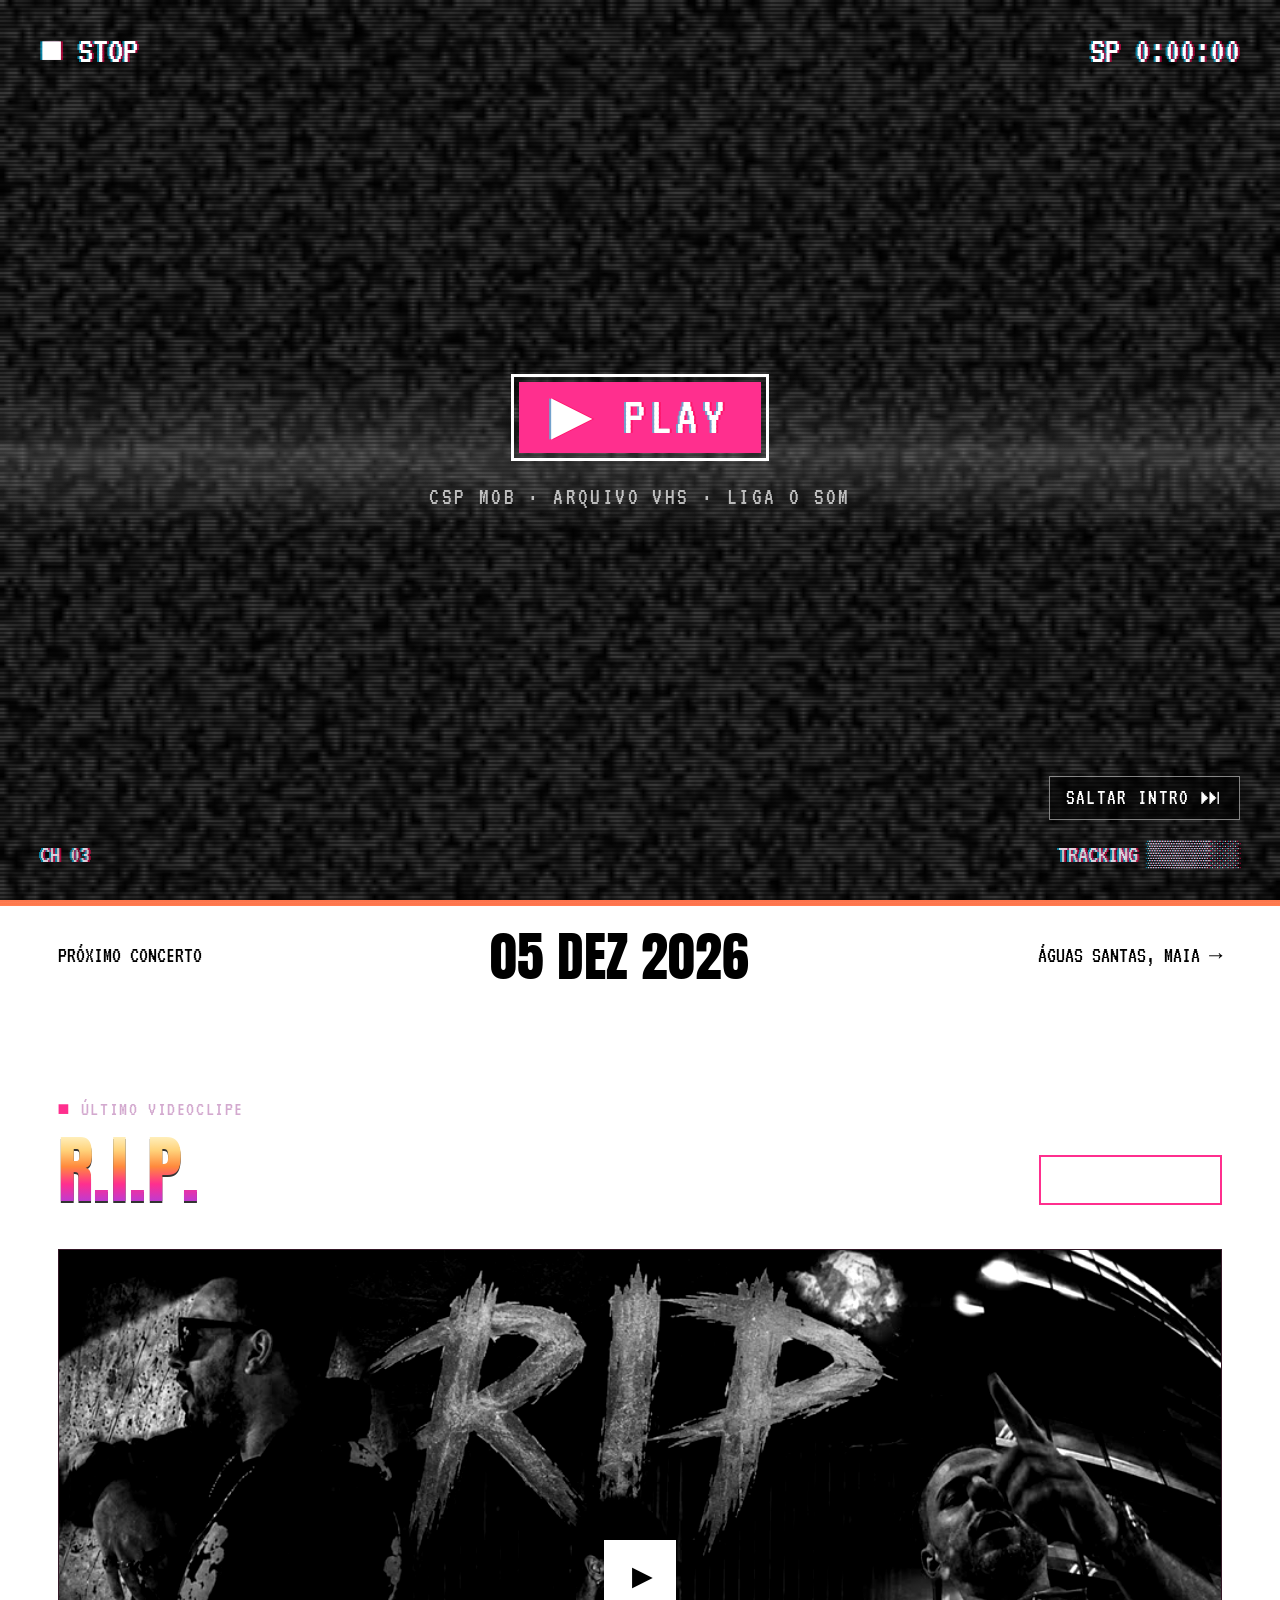
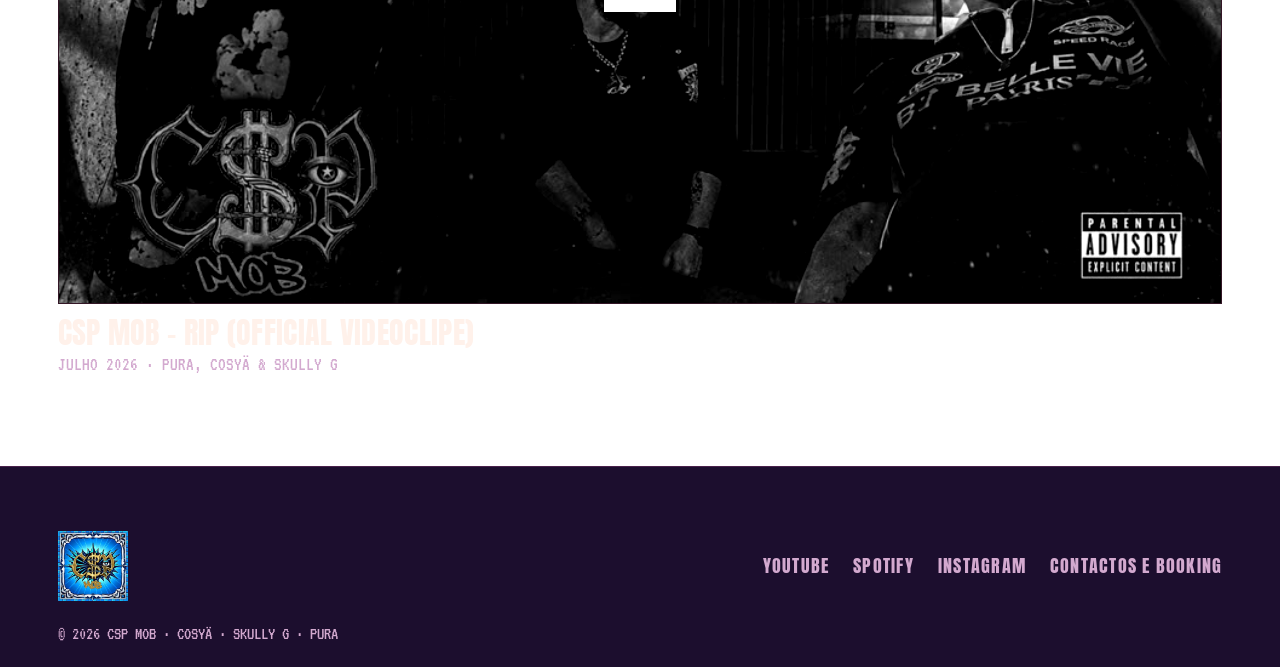
<file: index.html>
<!DOCTYPE html>
<html lang="pt-PT">
<head>
  <meta charset="utf-8">
  <meta name="viewport" content="width=device-width, initial-scale=1">
  <title>CSP MOB</title>
  <meta name="description" content="CSP MOB: Cosyä, Skully G e Pura. Álbum CSP MOB já disponível no Spotify e vídeos no YouTube.">
  <meta property="og:title" content="CSP MOB">
  <meta property="og:image" content="img/capas/gta6.jpg">
  <link rel="icon" href="img/favicon.png">
  <link rel="preload" href="fontes/anton.woff2" as="font" type="font/woff2" crossorigin>
  <link rel="stylesheet" href="css/estilo.css">
  <link rel="stylesheet" href="css/tema-gta6.css">
  <script>document.documentElement.classList.add("js");</script>
</head>
<body>
  <a class="saltar" href="#conteudo">Saltar para o conteúdo</a>
  <a class="proximo-evento" id="proximo-evento" href="discografia.html" aria-label="Nova música: GTA 6 CSP MOB, sai a 19 de novembro">
    <img class="pe-capa" src="img/capas/gta6.jpg" alt="" width="64" height="64" onerror="this.remove()">
    <span class="pe-etiqueta">● Nova música</span>
    <span class="pe-titulo">“GTA 6 CSP MOB” · 19 nov</span>
    <span class="pe-relogio" aria-hidden="true">Sai a 19 de novembro</span>
  </a>
  <header class="topo">
    <a class="topo-logo" href="index.html" aria-label="CSP MOB, início"><img src="img/logo-preto.webp" alt="" width="480" height="394"></a>
    <button type="button" class="menu-botao" aria-expanded="false" aria-controls="menu">Menu</button>
    <nav id="menu" aria-label="Principal">
      <ul>
        <li><a href="index.html" aria-current="page">Início</a></li>
        <li><a href="discografia.html">Discografia</a></li>
        <li><a href="membros.html">Membros</a></li>
        <li><a href="historia.html">História</a></li>
        <li><a href="arquivo.html">Arquivo</a></li>
        <li><a href="videos.html">Vídeos</a></li>
        <li><a href="concertos.html">Concertos</a></li>
        <li><a href="merch.html">Merch</a></li>
      </ul>
    </nav>
  </header>

  <main id="conteudo" tabindex="-1">
    <div class="spray" id="spray" hidden>
      <video class="spray-video" src="video/spray-intro.mp4" poster="img/parede-vazia.jpg" playsinline preload="auto" width="1280" height="720"></video>
      <div class="spray-centro">
        <button type="button" class="spray-entrar">Entrar</button>
        <p class="spray-legenda">Liga o som</p>
      </div>
      <button type="button" class="spray-saltar">Saltar intro ⏭</button>
    </div>

    <div class="vhs" id="vhs" hidden>
      <canvas aria-hidden="true"></canvas>
      <div class="vhs-osd vhs-cima" aria-hidden="true"><span class="vhs-estado"><span>■ STOP</span></span><span class="vhs-tempo">SP 0:00:00</span></div>
      <div class="vhs-centro">
        <button type="button" class="vhs-play">▶ PLAY</button>
        <p class="vhs-legenda">CSP MOB · Arquivo VHS · Liga o som</p>
      </div>
      <div class="contagem" aria-hidden="true">
        <div class="filme">
          <div class="filme-fotograma">
            <div class="contagem-quadro">
              <span class="contagem-num">3</span>
            </div>
          </div>
          <span class="filme-perfuracoes filme-esq"></span>
          <span class="filme-perfuracoes filme-dir"></span>
        </div>
        <canvas class="filme-po"></canvas>
      </div>
      <div class="tv-ponto" aria-hidden="true"></div>
      <button type="button" class="vhs-saltar">Saltar intro ⏭</button>
      <div class="vhs-osd vhs-baixo" aria-hidden="true"><span>CH 03</span><span>Tracking ▒▒▒▒░░</span></div>
    </div>

    <section class="heroi">
      <div>
        <h1 class="visually-hidden">CSP MOB</h1>
        <a class="heroi-capa" href="discografia.html">
          <img src="img/capas/gta6.jpg" alt="Capa da música GTA 6 CSP MOB: os três membros, o Porto ao pôr do sol, um carro e uma mala de notas." width="640" height="640">
        </a>
        <p class="heroi-nomes">Cosyä<span>/</span>Skully G<span>/</span>Pura</p>
        <p class="heroi-lancamento">Nova música · “GTA 6 CSP MOB” · 19 nov 2026</p>
        <div class="acoes">
          <a class="botao" href="discografia.html">Ouvir GTA 6</a>
          <a class="botao botao-linha" href="https://www.youtube.com/@CSPMob" target="_blank" rel="noopener">Ver no YouTube</a>
        </div>
      </div>
    </section>

    <a class="faixa-concerto" href="concertos.html">
      <span>Próximo concerto</span>
      <strong>05 dez 2026</strong>
      <span>Águas Santas, Maia →</span>
    </a>

    <section class="seccao" aria-labelledby="titulo-video">
      <div class="seccao-titulo">
        <div>
          <p class="etiqueta">Último videoclipe</p>
          <h2 id="titulo-video" class="cromado">R.I.P.</h2>
        </div>
        <a class="botao botao-linha" href="videos.html">Todos os vídeos</a>
      </div>
        <article>
          <button type="button" class="video" data-video="CiuhC1U12cg" aria-label="Ver CSP Mob – RIP (Official Videoclipe)">
            <img src="img/videos/CiuhC1U12cg.jpg" alt="" width="960" height="540" loading="lazy">
          </button>
          <div class="video-legenda">
            <h3>CSP Mob – RIP (Official Videoclipe)</h3>
            <p>Julho 2026 · Pura, Cosyä & Skully G</p>
          </div>
        </article>
    </section>
  </main>

  <footer class="rodape">
    <div class="rodape-grelha">
      <img class="rodape-logo" src="img/logo.webp" alt="CSP MOB" width="512" height="512" loading="lazy">
      <ul>
        <li><a href="https://www.youtube.com/@CSPMob" target="_blank" rel="noopener">YouTube</a></li>
        <li><a href="https://open.spotify.com/album/1EQ5ZuNoMPtYdLLt9ZWT6C" target="_blank" rel="noopener">Spotify</a></li>
        <li><a href="https://www.instagram.com/csp.mob/" target="_blank" rel="noopener">Instagram</a></li>
        <li><a href="contactos.html">Contactos e booking</a></li>
      </ul>
    </div>
    <p class="rodape-fim">© <span data-ano></span> CSP MOB · Cosyä · Skully G · Pura</p>
  </footer>

  <script src="js/agenda.js"></script>
  <script src="js/site.js"></script>
  <script src="js/intro-spray.js"></script>
  <script src="js/intro.js"></script>
  <script data-goatcounter="https://cspmob.goatcounter.com/count" async src="https://gc.zgo.at/count.js"></script>
</body>
</html>
</file>
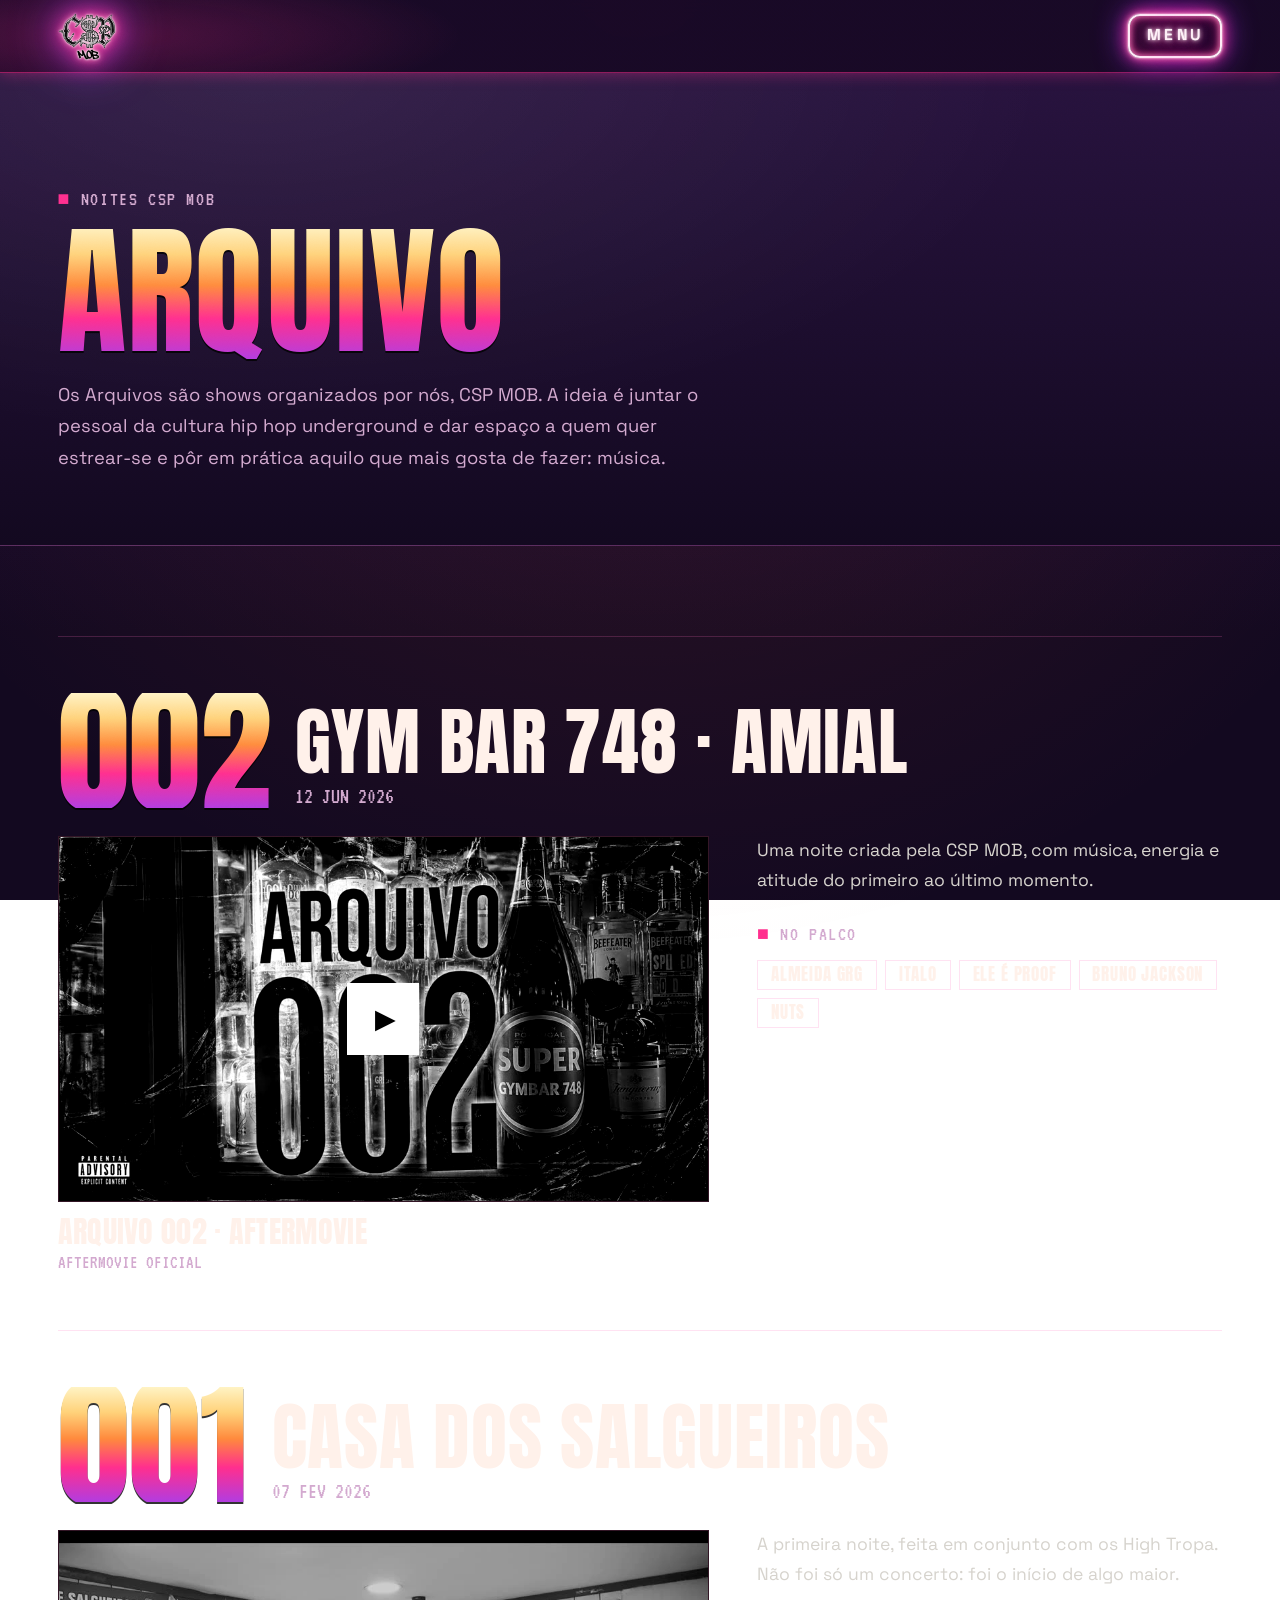
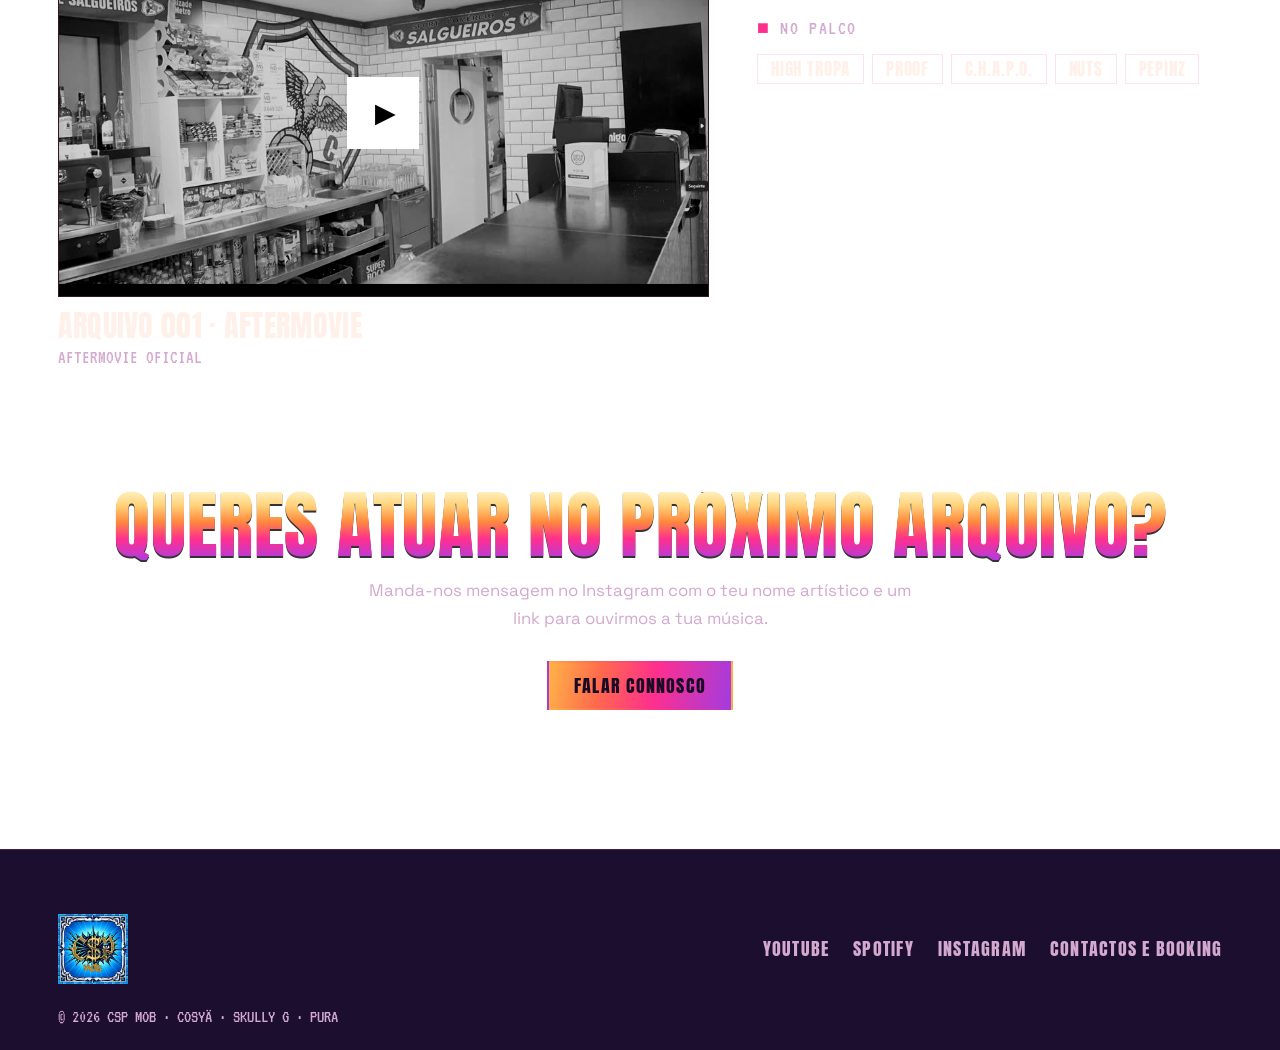
<file: arquivo.html>
<!DOCTYPE html>
<html lang="pt-PT">
<head>
  <meta charset="utf-8">
  <meta name="viewport" content="width=device-width, initial-scale=1">
  <title>Arquivo | CSP MOB</title>
  <meta name="description" content="Arquivo: as noites organizadas pela CSP MOB para dar palco à cultura hip hop underground.">
  <meta property="og:title" content="Arquivo | CSP MOB">
  <meta property="og:image" content="img/capas/gta6.jpg">
  <link rel="icon" href="img/favicon.png">
  <link rel="preload" href="fontes/anton.woff2" as="font" type="font/woff2" crossorigin>
  <link rel="stylesheet" href="css/estilo.css">
  <link rel="stylesheet" href="css/tema-gta6.css">
  <script>document.documentElement.classList.add("js");</script>
</head>
<body>
  <a class="saltar" href="#conteudo">Saltar para o conteúdo</a>
  <a class="proximo-evento" id="proximo-evento" href="discografia.html" aria-label="Nova música: GTA 6 CSP MOB, sai a 19 de novembro">
    <img class="pe-capa" src="img/capas/gta6.jpg" alt="" width="64" height="64" onerror="this.remove()">
    <span class="pe-etiqueta">● Nova música</span>
    <span class="pe-titulo">“GTA 6 CSP MOB” · 19 nov</span>
    <span class="pe-relogio" aria-hidden="true">Sai a 19 de novembro</span>
  </a>
  <header class="topo">
    <a class="topo-logo" href="index.html" aria-label="CSP MOB, início"><img src="img/logo-preto.webp" alt="" width="480" height="394"></a>
    <button type="button" class="menu-botao" aria-expanded="false" aria-controls="menu">Menu</button>
    <nav id="menu" aria-label="Principal">
      <ul>
        <li><a href="index.html">Início</a></li>
        <li><a href="discografia.html">Discografia</a></li>
        <li><a href="membros.html">Membros</a></li>
        <li><a href="historia.html">História</a></li>
        <li><a href="arquivo.html" aria-current="page">Arquivo</a></li>
        <li><a href="videos.html">Vídeos</a></li>
        <li><a href="concertos.html">Concertos</a></li>
        <li><a href="merch.html">Merch</a></li>
      </ul>
    </nav>
  </header>

  <main id="conteudo" tabindex="-1">
    <header class="pagina-topo">
      <p class="etiqueta">Noites CSP MOB</p>
      <h1 class="cromado">Arquivo</h1>
      <p>Os Arquivos são shows organizados por nós, CSP MOB. A ideia é juntar o pessoal da cultura hip hop underground e dar espaço a quem quer estrear-se e pôr em prática aquilo que mais gosta de fazer: música.</p>
    </header>

    <section class="seccao arquivos">
      <article class="arquivo">
        <div class="arquivo-cabeca">
          <p class="arquivo-num cromado">002</p>
          <div>
            <h2>GYM Bar 748 · Amial</h2>
            <p class="arquivo-data">12 jun 2026</p>
          </div>
        </div>
        <div class="arquivo-corpo">
        <article>
          <button type="button" class="video" data-video="KYWaCuwkwBU" aria-label="Ver Arquivo 002 · Aftermovie">
            <img src="img/videos/KYWaCuwkwBU.jpg" alt="" width="960" height="540" loading="lazy">
          </button>
          <div class="video-legenda">
            <h3>Arquivo 002 · Aftermovie</h3>
            <p>Aftermovie oficial</p>
          </div>
        </article>
          <div>
            <p class="arquivo-texto">Uma noite criada pela CSP MOB, com música, energia e atitude do primeiro ao último momento.</p>
            <p class="etiqueta">No palco</p>
            <ul class="arquivo-artistas"><li>Almeida GRG</li><li>Italo</li><li>Ele É Proof</li><li>Bruno Jackson</li><li>Nuts</li></ul>
          </div>
        </div>
      </article>

      <article class="arquivo">
        <div class="arquivo-cabeca">
          <p class="arquivo-num cromado">001</p>
          <div>
            <h2>Casa dos Salgueiros</h2>
            <p class="arquivo-data">07 fev 2026</p>
          </div>
        </div>
        <div class="arquivo-corpo">
        <article>
          <button type="button" class="video" data-video="sfixxEQeCjQ" aria-label="Ver Arquivo 001 · Aftermovie">
            <img src="img/videos/sfixxEQeCjQ.jpg" alt="" width="960" height="540" loading="lazy">
          </button>
          <div class="video-legenda">
            <h3>Arquivo 001 · Aftermovie</h3>
            <p>Aftermovie oficial</p>
          </div>
        </article>
          <div>
            <p class="arquivo-texto">A primeira noite, feita em conjunto com os High Tropa. Não foi só um concerto: foi o início de algo maior.</p>
            <p class="etiqueta">No palco</p>
            <ul class="arquivo-artistas"><li>High Tropa</li><li>Proof</li><li>C.H.A.P.O.</li><li>Nuts</li><li>Pepinz</li></ul>
          </div>
        </div>
      </article>

      <div class="arquivo-convite">
        <h2 class="cromado">Queres atuar no próximo Arquivo?</h2>
        <p>Manda-nos mensagem no Instagram com o teu nome artístico e um link para ouvirmos a tua música.</p>
        <a class="botao" href="https://www.instagram.com/csp.mob/" target="_blank" rel="noopener">Falar connosco</a>
      </div>
    </section>
  </main>

  <footer class="rodape">
    <div class="rodape-grelha">
      <img class="rodape-logo" src="img/logo.webp" alt="CSP MOB" width="512" height="512" loading="lazy">
      <ul>
        <li><a href="https://www.youtube.com/@CSPMob" target="_blank" rel="noopener">YouTube</a></li>
        <li><a href="https://open.spotify.com/album/1EQ5ZuNoMPtYdLLt9ZWT6C" target="_blank" rel="noopener">Spotify</a></li>
        <li><a href="https://www.instagram.com/csp.mob/" target="_blank" rel="noopener">Instagram</a></li>
        <li><a href="contactos.html">Contactos e booking</a></li>
      </ul>
    </div>
    <p class="rodape-fim">© <span data-ano></span> CSP MOB · Cosyä · Skully G · Pura</p>
  </footer>

  <script src="js/agenda.js"></script>
  <script src="js/site.js"></script>
  <script data-goatcounter="https://cspmob.goatcounter.com/count" async src="https://gc.zgo.at/count.js"></script>
</body>
</html>
</file>
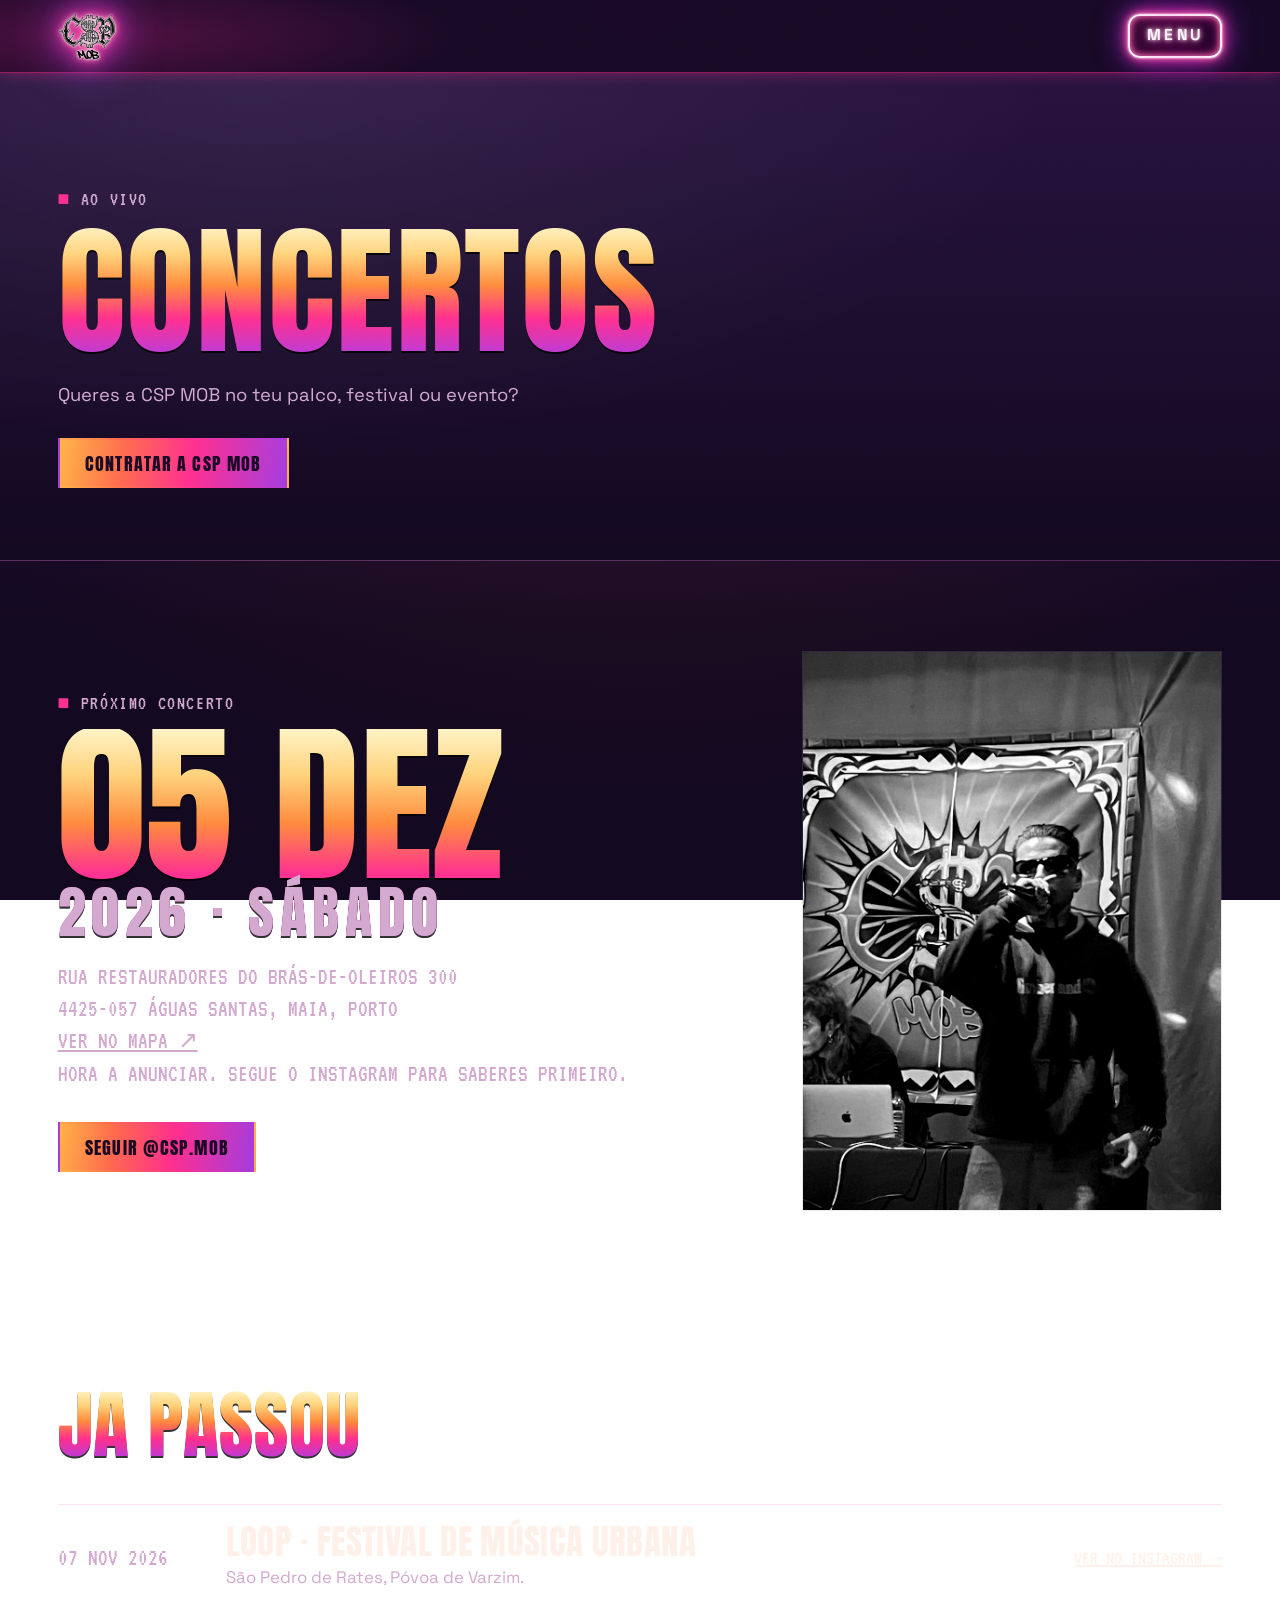
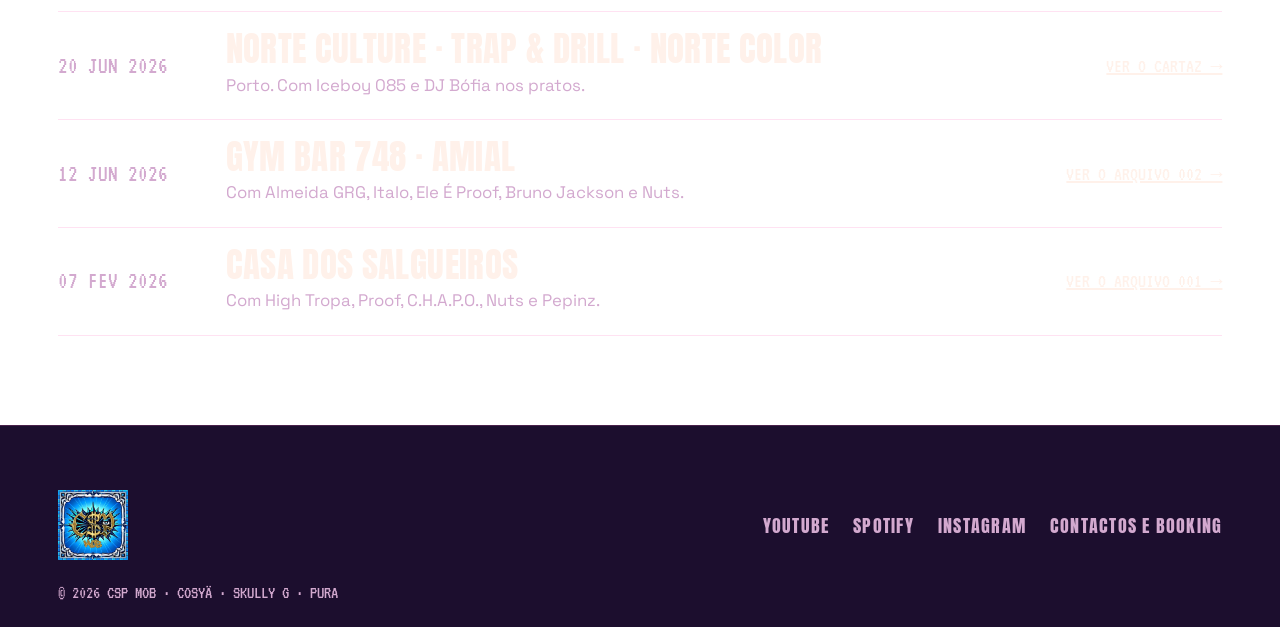
<file: concertos.html>
<!DOCTYPE html>
<html lang="pt-PT">
<head>
  <meta charset="utf-8">
  <meta name="viewport" content="width=device-width, initial-scale=1">
  <title>Concertos | CSP MOB</title>
  <meta name="description" content="Próximo concerto da CSP MOB a 5 de dezembro de 2026, em Águas Santas (Maia) e concertos passados.">
  <meta property="og:title" content="Concertos | CSP MOB">
  <meta property="og:image" content="img/capas/gta6.jpg">
  <link rel="icon" href="img/favicon.png">
  <link rel="preload" href="fontes/anton.woff2" as="font" type="font/woff2" crossorigin>
  <link rel="stylesheet" href="css/estilo.css">
  <link rel="stylesheet" href="css/tema-gta6.css">
  <script>document.documentElement.classList.add("js");</script>
</head>
<body>
  <a class="saltar" href="#conteudo">Saltar para o conteúdo</a>
  <a class="proximo-evento" id="proximo-evento" href="discografia.html" aria-label="Nova música: GTA 6 CSP MOB, sai a 19 de novembro">
    <img class="pe-capa" src="img/capas/gta6.jpg" alt="" width="64" height="64" onerror="this.remove()">
    <span class="pe-etiqueta">● Nova música</span>
    <span class="pe-titulo">“GTA 6 CSP MOB” · 19 nov</span>
    <span class="pe-relogio" aria-hidden="true">Sai a 19 de novembro</span>
  </a>
  <header class="topo">
    <a class="topo-logo" href="index.html" aria-label="CSP MOB, início"><img src="img/logo-preto.webp" alt="" width="480" height="394"></a>
    <button type="button" class="menu-botao" aria-expanded="false" aria-controls="menu">Menu</button>
    <nav id="menu" aria-label="Principal">
      <ul>
        <li><a href="index.html">Início</a></li>
        <li><a href="discografia.html">Discografia</a></li>
        <li><a href="membros.html">Membros</a></li>
        <li><a href="historia.html">História</a></li>
        <li><a href="arquivo.html">Arquivo</a></li>
        <li><a href="videos.html">Vídeos</a></li>
        <li><a href="concertos.html" aria-current="page">Concertos</a></li>
        <li><a href="merch.html">Merch</a></li>
      </ul>
    </nav>
  </header>

  <main id="conteudo" tabindex="-1">
    <header class="pagina-topo">
      <p class="etiqueta">Ao vivo</p>
      <h1 class="cromado">Concertos</h1>
      <p>Queres a CSP MOB no teu palco, festival ou evento?</p>
      <div class="acoes" style="margin-top: 1.75rem">
        <button type="button" class="botao" data-abrir-contratar>Contratar a CSP MOB</button>
      </div>
    </header>

    <section class="seccao proximo" aria-labelledby="titulo-proximo">
      <div>
        <p class="etiqueta" id="titulo-proximo">Próximo concerto</p>
        <p class="proximo-data cromado">05 dez<small>2026 · sábado</small></p>
        <p class="proximo-info">Rua Restauradores do Brás-de-Oleiros 300<br>4425-057 Águas Santas, Maia, Porto<br><a href="https://www.google.com/maps/search/?api=1&amp;query=Rua%20Restauradores%20do%20Br%C3%A1s-de-Oleiros%20300%2C%204425-057%20%C3%81guas%20Santas%2C%20Maia" target="_blank" rel="noopener">Ver no mapa ↗</a><br>Hora a anunciar. Segue o Instagram para saberes primeiro.</p>
        <a class="botao" href="https://www.instagram.com/csp.mob/" target="_blank" rel="noopener">Seguir @csp.mob</a>
      </div>
      <img src="img/concerto.jpg" alt="Cosyä em palco à frente da lona com o logótipo da CSP MOB." width="900" height="1200" loading="lazy">
    </section>

    <dialog class="contratar" id="contratar" aria-labelledby="contratar-titulo">
      <button type="button" class="contratar-fechar" data-fechar-contratar aria-label="Fechar">×</button>
      <form class="contratar-form" id="contratar-form" novalidate>
        <p class="etiqueta">Booking</p>
        <h2 id="contratar-titulo" class="cromado">Contratar a CSP MOB</h2>
        <p class="contratar-intro">Preenche o pedido. No fim abrimos uma mensagem para o Instagram do grupo com tudo já escrito.</p>

        <fieldset class="contratar-tipo">
          <legend>O que procuras?</legend>
          <label><input type="radio" name="tipo" value="Concerto" checked><span>Concerto</span></label>
          <label><input type="radio" name="tipo" value="Festival"><span>Festival</span></label>
          <label><input type="radio" name="tipo" value="Abrir o concerto de outro artista"><span>Abrir um concerto</span></label>
          <label><input type="radio" name="tipo" value="Evento privado"><span>Evento privado</span></label>
        </fieldset>

        <div class="campos">
          <label class="campo">Nome<input name="nome" autocomplete="name" required></label>
          <label class="campo">Evento ou organização<input name="evento" autocomplete="organization"></label>
          <label class="campo">Data<input type="date" name="data"></label>
          <label class="campo">Cidade / local<input name="local" required></label>
          <label class="campo campo-largo">Contacto (telemóvel ou e-mail)<input name="contacto" autocomplete="email" required></label>
          <label class="campo campo-largo">Mensagem<textarea name="mensagem" rows="3" placeholder="Hora, duração do set, condições, outros artistas…"></textarea></label>
        </div>

        <p class="contratar-erro" id="contratar-erro" role="alert" hidden></p>
        <div class="acoes">
          <button type="submit" class="botao">Enviar pedido no Instagram</button>
        </div>

        <div class="contratar-feito" id="contratar-feito" hidden>
          <p><strong>O pedido foi copiado.</strong> Abrimos a conversa com @csp.mob no Instagram: cola a mensagem (Ctrl+V) e envia.</p>
          <p class="contratar-mostra" id="contratar-mostra"></p>
          <div class="acoes">
            <a class="botao" id="contratar-abrir" href="https://ig.me/m/csp.mob" target="_blank" rel="noopener">Abrir o Instagram</a>
            <button type="button" class="botao botao-linha" id="contratar-copiar">Copiar outra vez</button>
          </div>
        </div>
      </form>
    </dialog>

    <section class="seccao" aria-labelledby="titulo-passados">
      <div class="seccao-titulo">
        <h2 id="titulo-passados" class="cromado">Já passou</h2>
      </div>
      <ol class="passados">
        <li>
          <time datetime="2026-11-07">07 nov 2026</time>
          <div><h3>LOOP · Festival de Música Urbana</h3><p>São Pedro de Rates, Póvoa de Varzim.</p></div>
          <a href="https://www.instagram.com/p/DfR7h91IISl/" target="_blank" rel="noopener">Ver no Instagram →</a>
        </li>
        <li>
          <time datetime="2026-06-20">20 jun 2026</time>
          <div><h3>Norte Culture · Trap &amp; Drill · Norte Color</h3><p>Porto. Com Iceboy 085 e DJ Bófia nos pratos.</p></div>
          <a href="https://www.instagram.com/p/DZkumfHIcZo/" target="_blank" rel="noopener">Ver o cartaz →</a>
        </li>
        <li>
          <time datetime="2026-06-12">12 jun 2026</time>
          <div><h3>GYM Bar 748 · Amial</h3><p>Com Almeida GRG, Italo, Ele É Proof, Bruno Jackson e Nuts.</p></div>
          <a href="arquivo.html">Ver o Arquivo 002 →</a>
        </li>
        <li>
          <time datetime="2026-02-07">07 fev 2026</time>
          <div><h3>Casa dos Salgueiros</h3><p>Com High Tropa, Proof, C.H.A.P.O., Nuts e Pepinz.</p></div>
          <a href="arquivo.html">Ver o Arquivo 001 →</a>
        </li>
      </ol>
    </section>
  </main>

  <footer class="rodape">
    <div class="rodape-grelha">
      <img class="rodape-logo" src="img/logo.webp" alt="CSP MOB" width="512" height="512" loading="lazy">
      <ul>
        <li><a href="https://www.youtube.com/@CSPMob" target="_blank" rel="noopener">YouTube</a></li>
        <li><a href="https://open.spotify.com/album/1EQ5ZuNoMPtYdLLt9ZWT6C" target="_blank" rel="noopener">Spotify</a></li>
        <li><a href="https://www.instagram.com/csp.mob/" target="_blank" rel="noopener">Instagram</a></li>
        <li><a href="contactos.html">Contactos e booking</a></li>
      </ul>
    </div>
    <p class="rodape-fim">© <span data-ano></span> CSP MOB · Cosyä · Skully G · Pura</p>
  </footer>

  <script src="js/agenda.js"></script>
  <script src="js/site.js"></script>
  <script src="js/contratar.js"></script>
  <script data-goatcounter="https://cspmob.goatcounter.com/count" async src="https://gc.zgo.at/count.js"></script>
</body>
</html>
</file>
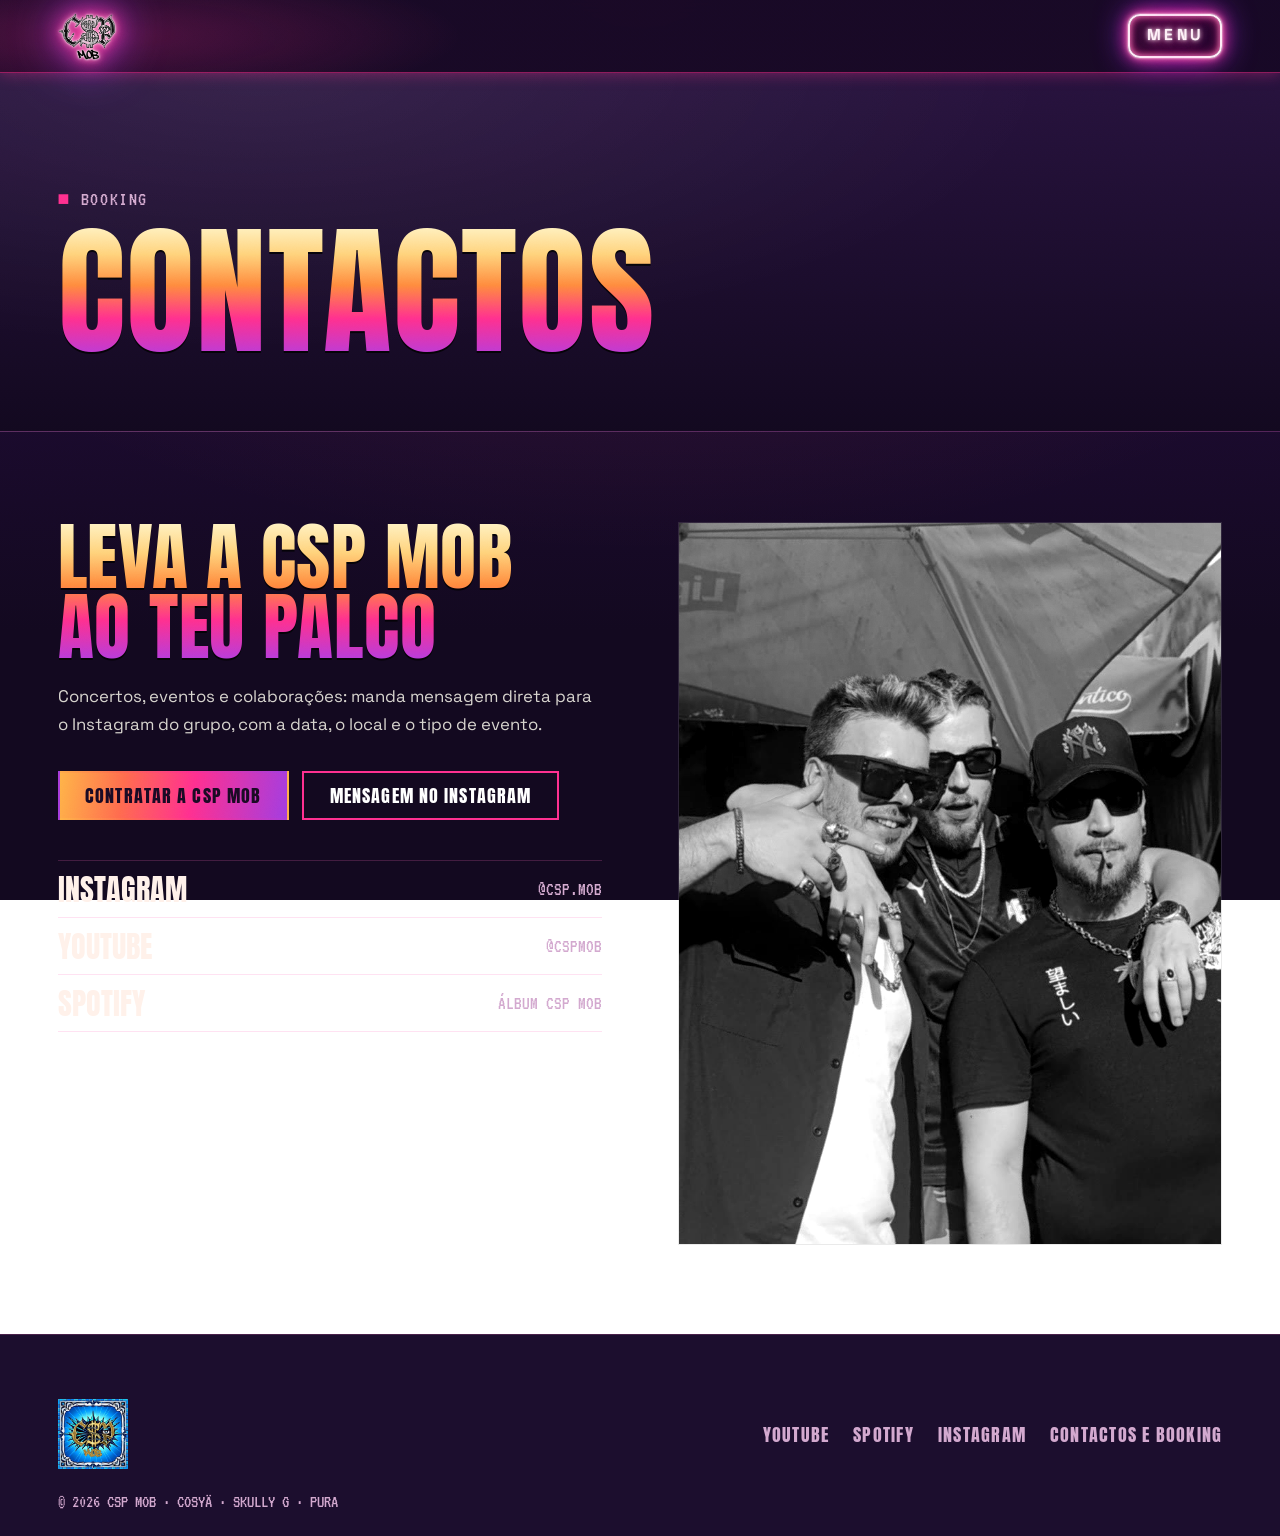
<file: contactos.html>
<!DOCTYPE html>
<html lang="pt-PT">
<head>
  <meta charset="utf-8">
  <meta name="viewport" content="width=device-width, initial-scale=1">
  <title>Contactos e booking | CSP MOB</title>
  <meta name="description" content="Booking e contactos da CSP MOB: fala connosco por mensagem no Instagram @csp.mob.">
  <meta property="og:title" content="Contactos e booking | CSP MOB">
  <meta property="og:image" content="img/capas/gta6.jpg">
  <link rel="icon" href="img/favicon.png">
  <link rel="preload" href="fontes/anton.woff2" as="font" type="font/woff2" crossorigin>
  <link rel="stylesheet" href="css/estilo.css">
  <link rel="stylesheet" href="css/tema-gta6.css">
  <script>document.documentElement.classList.add("js");</script>
</head>
<body>
  <a class="saltar" href="#conteudo">Saltar para o conteúdo</a>
  <a class="proximo-evento" id="proximo-evento" href="discografia.html" aria-label="Nova música: GTA 6 CSP MOB, sai a 19 de novembro">
    <img class="pe-capa" src="img/capas/gta6.jpg" alt="" width="64" height="64" onerror="this.remove()">
    <span class="pe-etiqueta">● Nova música</span>
    <span class="pe-titulo">“GTA 6 CSP MOB” · 19 nov</span>
    <span class="pe-relogio" aria-hidden="true">Sai a 19 de novembro</span>
  </a>
  <header class="topo">
    <a class="topo-logo" href="index.html" aria-label="CSP MOB, início"><img src="img/logo-preto.webp" alt="" width="480" height="394"></a>
    <button type="button" class="menu-botao" aria-expanded="false" aria-controls="menu">Menu</button>
    <nav id="menu" aria-label="Principal">
      <ul>
        <li><a href="index.html">Início</a></li>
        <li><a href="discografia.html">Discografia</a></li>
        <li><a href="membros.html">Membros</a></li>
        <li><a href="historia.html">História</a></li>
        <li><a href="arquivo.html">Arquivo</a></li>
        <li><a href="videos.html">Vídeos</a></li>
        <li><a href="concertos.html">Concertos</a></li>
        <li><a href="merch.html">Merch</a></li>
      </ul>
    </nav>
  </header>

  <main id="conteudo" tabindex="-1">
    <header class="pagina-topo">
      <p class="etiqueta">Booking</p>
      <h1 class="cromado">Contactos</h1>
    </header>

    <section class="seccao contactos-grelha">
      <div class="contactos-texto">
        <h2 class="cromado">Leva a CSP MOB ao teu palco</h2>
        <p>Concertos, eventos e colaborações: manda mensagem direta para o Instagram do grupo, com a data, o local e o tipo de evento.</p>
        <div class="acoes">
          <a class="botao" href="concertos.html#contratar">Contratar a CSP MOB</a>
          <a class="botao botao-linha" href="https://www.instagram.com/csp.mob/" target="_blank" rel="noopener">Mensagem no Instagram</a>
        </div>
        <ul class="ligacoes">
          <li><a href="https://www.instagram.com/csp.mob/" target="_blank" rel="noopener">Instagram <span>@csp.mob</span></a></li>
          <li><a href="https://www.youtube.com/@CSPMob" target="_blank" rel="noopener">YouTube <span>@CSPMob</span></a></li>
          <li><a href="https://open.spotify.com/album/1EQ5ZuNoMPtYdLLt9ZWT6C" target="_blank" rel="noopener">Spotify <span>Álbum CSP MOB</span></a></li>
        </ul>
      </div>
      <img src="img/grupo.jpg" alt="Os três membros da CSP MOB abraçados, de óculos escuros e correntes." width="793" height="1055" loading="lazy">
    </section>
  </main>

  <footer class="rodape">
    <div class="rodape-grelha">
      <img class="rodape-logo" src="img/logo.webp" alt="CSP MOB" width="512" height="512" loading="lazy">
      <ul>
        <li><a href="https://www.youtube.com/@CSPMob" target="_blank" rel="noopener">YouTube</a></li>
        <li><a href="https://open.spotify.com/album/1EQ5ZuNoMPtYdLLt9ZWT6C" target="_blank" rel="noopener">Spotify</a></li>
        <li><a href="https://www.instagram.com/csp.mob/" target="_blank" rel="noopener">Instagram</a></li>
        <li><a href="contactos.html">Contactos e booking</a></li>
      </ul>
    </div>
    <p class="rodape-fim">© <span data-ano></span> CSP MOB · Cosyä · Skully G · Pura</p>
  </footer>

  <script src="js/agenda.js"></script>
  <script src="js/site.js"></script>
  <script data-goatcounter="https://cspmob.goatcounter.com/count" async src="https://gc.zgo.at/count.js"></script>
</body>
</html>
</file>
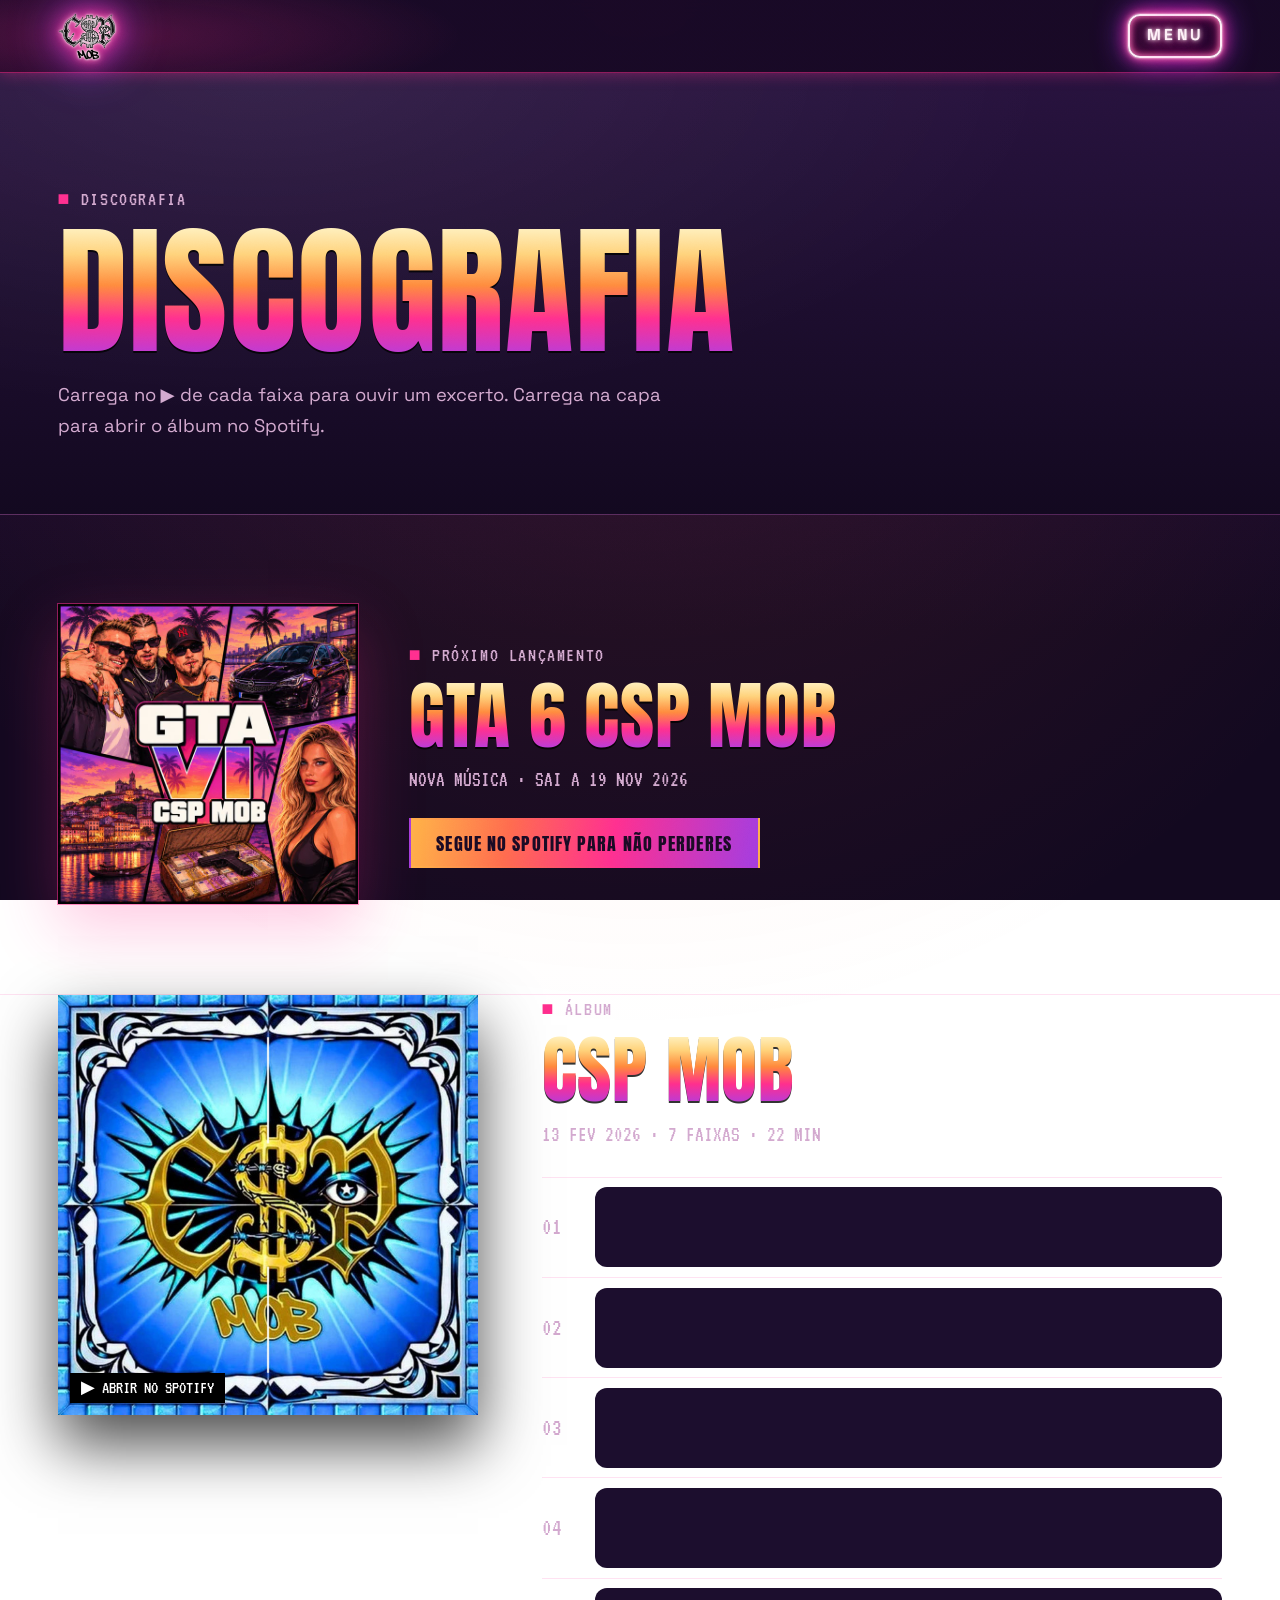
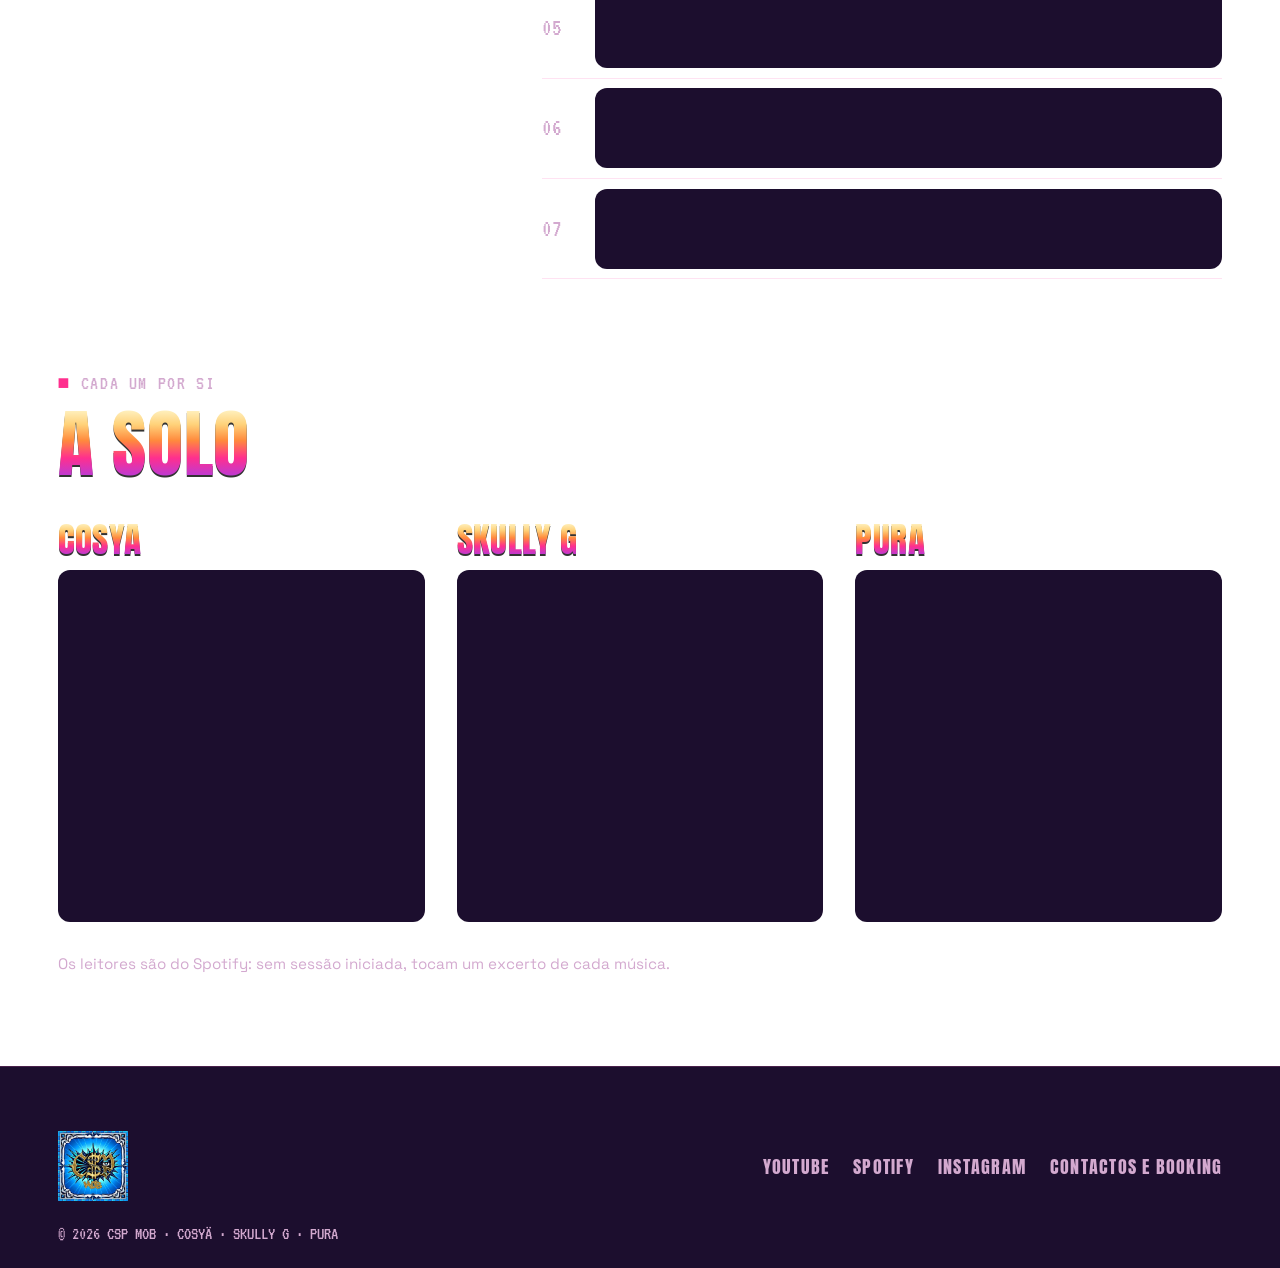
<file: discografia.html>
<!DOCTYPE html>
<html lang="pt-PT">
<head>
  <meta charset="utf-8">
  <meta name="viewport" content="width=device-width, initial-scale=1">
  <title>Discografia | CSP MOB</title>
  <meta name="description" content="O álbum CSP MOB e os trabalhos a solo de Cosyä, Skully G e Pura. Ouve no Spotify.">
  <meta property="og:title" content="Discografia | CSP MOB">
  <meta property="og:image" content="img/capas/gta6.jpg">
  <link rel="icon" href="img/favicon.png">
  <link rel="preload" href="fontes/anton.woff2" as="font" type="font/woff2" crossorigin>
  <link rel="stylesheet" href="css/estilo.css">
  <link rel="stylesheet" href="css/tema-gta6.css">
  <script>document.documentElement.classList.add("js");</script>
</head>
<body>
  <a class="saltar" href="#conteudo">Saltar para o conteúdo</a>
  <a class="proximo-evento" id="proximo-evento" href="discografia.html" aria-label="Nova música: GTA 6 CSP MOB, sai a 19 de novembro">
    <img class="pe-capa" src="img/capas/gta6.jpg" alt="" width="64" height="64" onerror="this.remove()">
    <span class="pe-etiqueta">● Nova música</span>
    <span class="pe-titulo">“GTA 6 CSP MOB” · 19 nov</span>
    <span class="pe-relogio" aria-hidden="true">Sai a 19 de novembro</span>
  </a>
  <header class="topo">
    <a class="topo-logo" href="index.html" aria-label="CSP MOB, início"><img src="img/logo-preto.webp" alt="" width="480" height="394"></a>
    <button type="button" class="menu-botao" aria-expanded="false" aria-controls="menu">Menu</button>
    <nav id="menu" aria-label="Principal">
      <ul>
        <li><a href="index.html">Início</a></li>
        <li><a href="discografia.html" aria-current="page">Discografia</a></li>
        <li><a href="membros.html">Membros</a></li>
        <li><a href="historia.html">História</a></li>
        <li><a href="arquivo.html">Arquivo</a></li>
        <li><a href="videos.html">Vídeos</a></li>
        <li><a href="concertos.html">Concertos</a></li>
        <li><a href="merch.html">Merch</a></li>
      </ul>
    </nav>
  </header>

  <main id="conteudo" tabindex="-1">
    <header class="pagina-topo">
      <p class="etiqueta">Discografia</p>
      <h1 class="cromado">Discografia</h1>
      <p>Carrega no ▶ de cada faixa para ouvir um excerto. Carrega na capa para abrir o álbum no Spotify.</p>
    </header>

    <section class="seccao lancamento" aria-labelledby="titulo-lancamento">
      <div class="lancamento-capa">
        <img src="img/capas/gta6.jpg" alt="Capa de GTA 6 CSP MOB: os três membros, um carro, o Porto ao pôr do sol e uma mala de dinheiro, em estilo de videojogo." width="640" height="640" onerror="this.parentElement.classList.add('sem-capa'); this.remove()">
        <span>GTA VI<br>CSP MOB</span>
      </div>
      <div>
        <p class="etiqueta">Próximo lançamento</p>
        <h2 id="titulo-lancamento" class="cromado">GTA 6 CSP MOB</h2>
        <p class="album-dados">Nova música · sai a 19 nov 2026</p>
        <a class="botao" href="https://open.spotify.com/artist/4SJy79jQv5Yn3W3YRrUakF" target="_blank" rel="noopener">Segue no Spotify para não perderes</a>
      </div>
    </section>

    <section class="seccao album" aria-labelledby="titulo-album">
      <a class="album-capa" href="https://open.spotify.com/album/1EQ5ZuNoMPtYdLLt9ZWT6C" target="_blank" rel="noopener" aria-label="Abrir o álbum CSP MOB no Spotify">
        <img src="img/capas/csp-mob.jpg" alt="Capa do álbum CSP MOB" width="640" height="640">
        <span>▶ Abrir no Spotify</span>
      </a>
      <div>
        <p class="etiqueta">Álbum</p>
        <h2 id="titulo-album" class="cromado">CSP MOB</h2>
        <p class="album-dados">13 fev 2026 · 7 faixas · 22 min</p>
        <ol class="faixas">
          <li><iframe src="https://open.spotify.com/embed/track/3AlfmVsJsHNCs1sktX0m3j?utm_source=generator&amp;theme=0" title="INTRO no Spotify" allow="autoplay; clipboard-write; encrypted-media; fullscreen; picture-in-picture" loading="lazy"></iframe></li>
          <li><iframe src="https://open.spotify.com/embed/track/0wgPKATAe1mWgdmN8x8eKu?utm_source=generator&amp;theme=0" title="WAR MACHINE no Spotify" allow="autoplay; clipboard-write; encrypted-media; fullscreen; picture-in-picture" loading="lazy"></iframe></li>
          <li><iframe src="https://open.spotify.com/embed/track/67L0kPADmBGrpHvCuBoMZh?utm_source=generator&amp;theme=0" title="SEM REMORSO no Spotify" allow="autoplay; clipboard-write; encrypted-media; fullscreen; picture-in-picture" loading="lazy"></iframe></li>
          <li><iframe src="https://open.spotify.com/embed/track/2ciF6BDZoo4iE8TUM96qet?utm_source=generator&amp;theme=0" title="MAQUILHAGEM no Spotify" allow="autoplay; clipboard-write; encrypted-media; fullscreen; picture-in-picture" loading="lazy"></iframe></li>
          <li><iframe src="https://open.spotify.com/embed/track/0fPWlMcmiuE7TimjDrUjDr?utm_source=generator&amp;theme=0" title="R.I.P. no Spotify" allow="autoplay; clipboard-write; encrypted-media; fullscreen; picture-in-picture" loading="lazy"></iframe></li>
          <li><iframe src="https://open.spotify.com/embed/track/2etEK5pWJmmC2Lqpy6D5mB?utm_source=generator&amp;theme=0" title="MATILHA no Spotify" allow="autoplay; clipboard-write; encrypted-media; fullscreen; picture-in-picture" loading="lazy"></iframe></li>
          <li><iframe src="https://open.spotify.com/embed/track/14IOReBrg7qYXV0DMFdDNY?utm_source=generator&amp;theme=0" title="RED no Spotify" allow="autoplay; clipboard-write; encrypted-media; fullscreen; picture-in-picture" loading="lazy"></iframe></li>
        </ol>
      </div>
    </section>

    <section class="seccao" aria-labelledby="titulo-solos">
      <div class="seccao-titulo">
        <div>
          <p class="etiqueta">Cada um por si</p>
          <h2 id="titulo-solos" class="cromado">A solo</h2>
        </div>
      </div>
      <div class="solos">
        <div class="solo">
          <h3 class="cromado">Cosyä</h3>
          <iframe src="https://open.spotify.com/embed/artist/4SJy79jQv5Yn3W3YRrUakF?utm_source=generator&amp;theme=0" title="Cosyä no Spotify" allow="autoplay; clipboard-write; encrypted-media; fullscreen; picture-in-picture" loading="lazy"></iframe>
        </div>
        <div class="solo">
          <h3 class="cromado">Skully G</h3>
          <iframe src="https://open.spotify.com/embed/artist/5u6sBX2sWJQtN9fzlqp6wf?utm_source=generator&amp;theme=0" title="Skully G no Spotify" allow="autoplay; clipboard-write; encrypted-media; fullscreen; picture-in-picture" loading="lazy"></iframe>
        </div>
        <div class="solo">
          <h3 class="cromado">Pura</h3>
          <iframe src="https://open.spotify.com/embed/artist/4OYDhGueSWaAOio1BgSBE0?utm_source=generator&amp;theme=0" title="Pura no Spotify" allow="autoplay; clipboard-write; encrypted-media; fullscreen; picture-in-picture" loading="lazy"></iframe>
        </div>
      </div>
      <p class="nota">Os leitores são do Spotify: sem sessão iniciada, tocam um excerto de cada música.</p>
    </section>
  </main>

  <footer class="rodape">
    <div class="rodape-grelha">
      <img class="rodape-logo" src="img/logo.webp" alt="CSP MOB" width="512" height="512" loading="lazy">
      <ul>
        <li><a href="https://www.youtube.com/@CSPMob" target="_blank" rel="noopener">YouTube</a></li>
        <li><a href="https://open.spotify.com/album/1EQ5ZuNoMPtYdLLt9ZWT6C" target="_blank" rel="noopener">Spotify</a></li>
        <li><a href="https://www.instagram.com/csp.mob/" target="_blank" rel="noopener">Instagram</a></li>
        <li><a href="contactos.html">Contactos e booking</a></li>
      </ul>
    </div>
    <p class="rodape-fim">© <span data-ano></span> CSP MOB · Cosyä · Skully G · Pura</p>
  </footer>

  <script src="js/agenda.js"></script>
  <script src="js/site.js"></script>
  <script data-goatcounter="https://cspmob.goatcounter.com/count" async src="https://gc.zgo.at/count.js"></script>
</body>
</html>
</file>
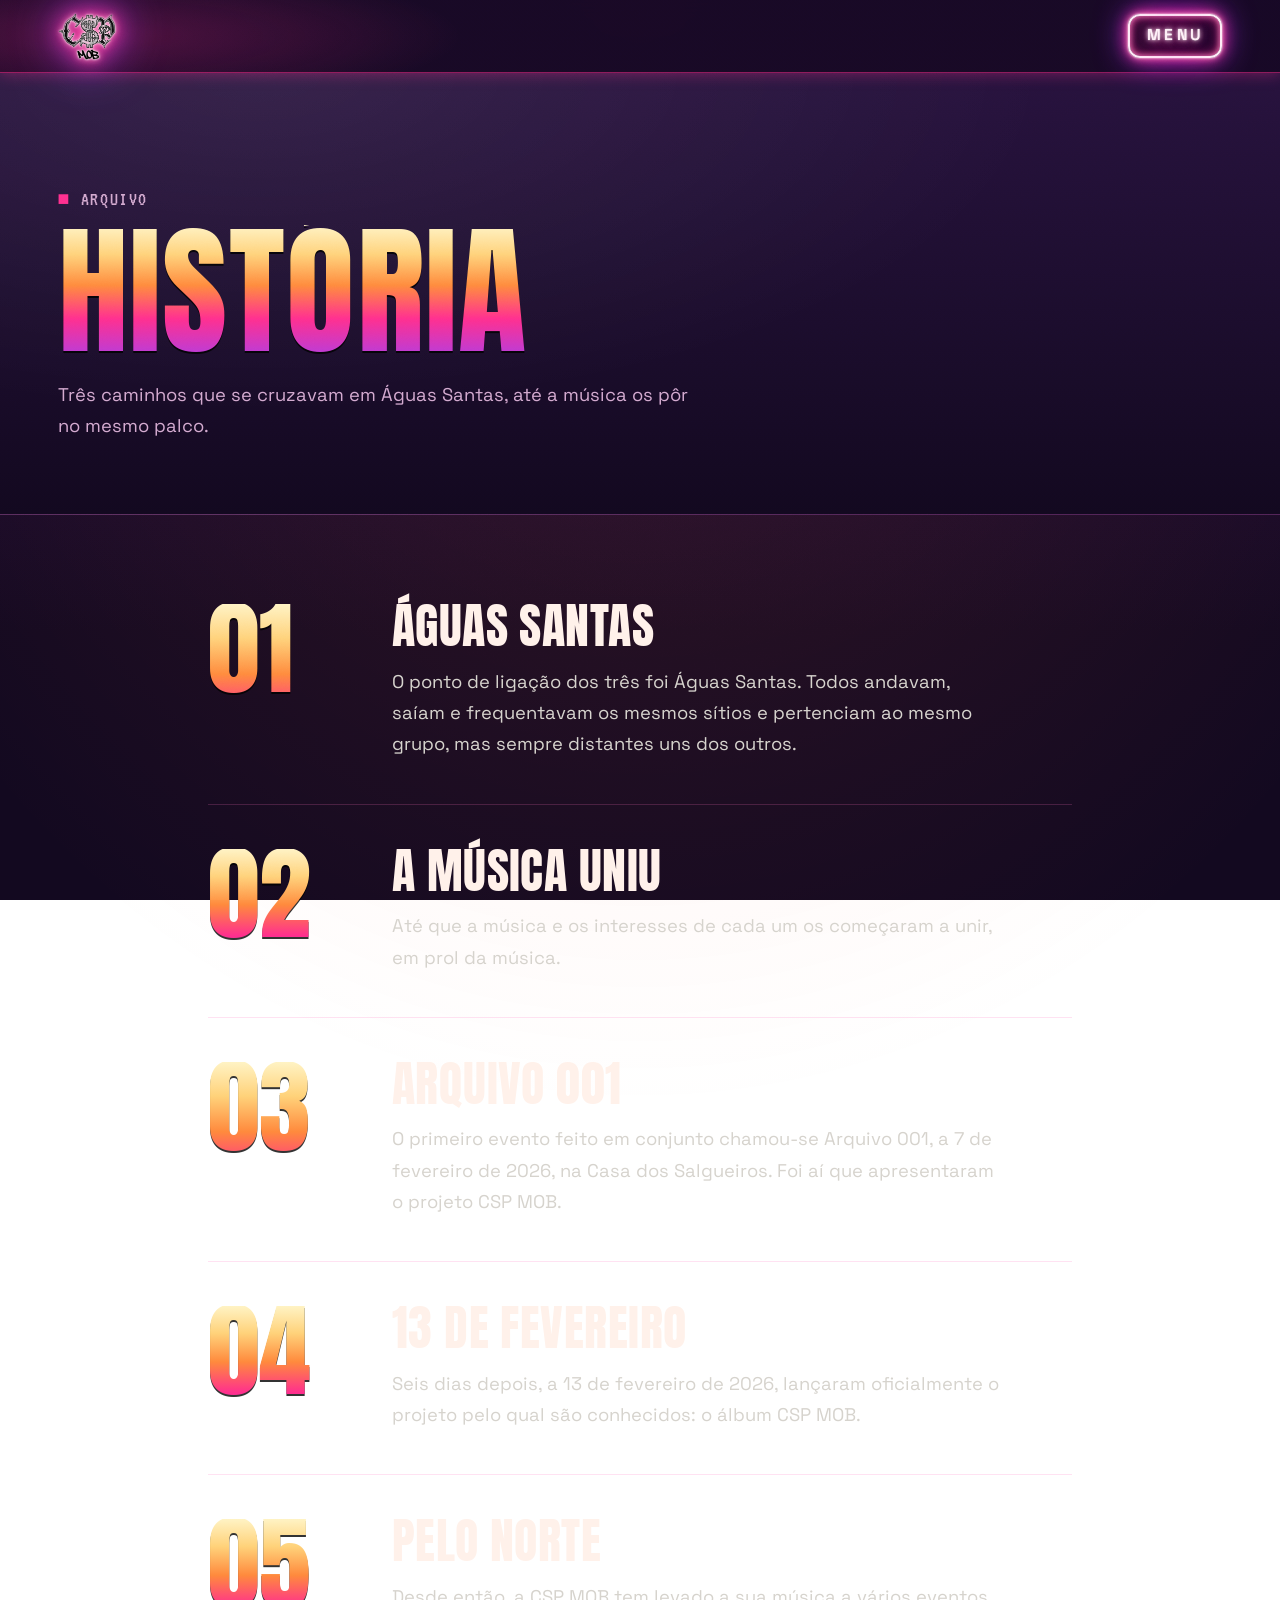
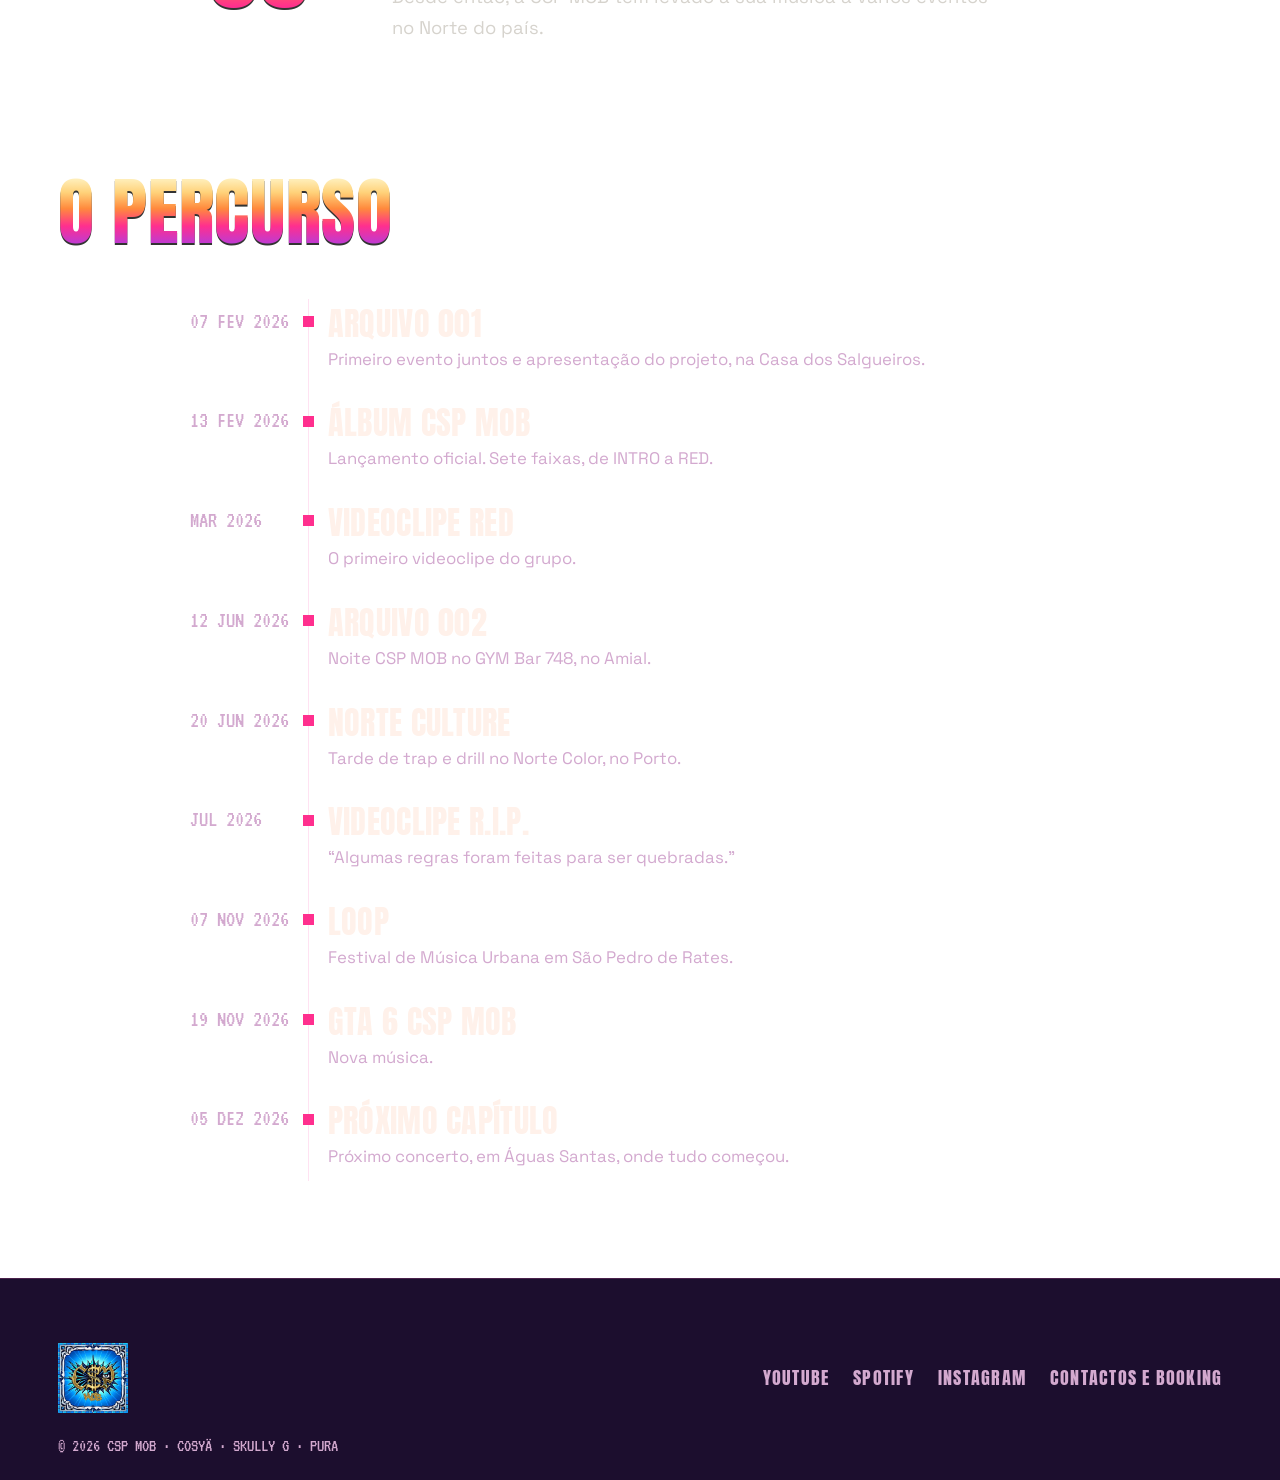
<file: historia.html>
<!DOCTYPE html>
<html lang="pt-PT">
<head>
  <meta charset="utf-8">
  <meta name="viewport" content="width=device-width, initial-scale=1">
  <title>História | CSP MOB</title>
  <meta name="description" content="Como nasceu a CSP MOB: três rappers de Águas Santas que a música juntou.">
  <meta property="og:title" content="História | CSP MOB">
  <meta property="og:image" content="img/capas/gta6.jpg">
  <link rel="icon" href="img/favicon.png">
  <link rel="preload" href="fontes/anton.woff2" as="font" type="font/woff2" crossorigin>
  <link rel="stylesheet" href="css/estilo.css">
  <link rel="stylesheet" href="css/tema-gta6.css">
  <script>document.documentElement.classList.add("js");</script>
</head>
<body>
  <a class="saltar" href="#conteudo">Saltar para o conteúdo</a>
  <a class="proximo-evento" id="proximo-evento" href="discografia.html" aria-label="Nova música: GTA 6 CSP MOB, sai a 19 de novembro">
    <img class="pe-capa" src="img/capas/gta6.jpg" alt="" width="64" height="64" onerror="this.remove()">
    <span class="pe-etiqueta">● Nova música</span>
    <span class="pe-titulo">“GTA 6 CSP MOB” · 19 nov</span>
    <span class="pe-relogio" aria-hidden="true">Sai a 19 de novembro</span>
  </a>
  <header class="topo">
    <a class="topo-logo" href="index.html" aria-label="CSP MOB, início"><img src="img/logo-preto.webp" alt="" width="480" height="394"></a>
    <button type="button" class="menu-botao" aria-expanded="false" aria-controls="menu">Menu</button>
    <nav id="menu" aria-label="Principal">
      <ul>
        <li><a href="index.html">Início</a></li>
        <li><a href="discografia.html">Discografia</a></li>
        <li><a href="membros.html">Membros</a></li>
        <li><a href="historia.html" aria-current="page">História</a></li>
        <li><a href="arquivo.html">Arquivo</a></li>
        <li><a href="videos.html">Vídeos</a></li>
        <li><a href="concertos.html">Concertos</a></li>
        <li><a href="merch.html">Merch</a></li>
      </ul>
    </nav>
  </header>

  <main id="conteudo" tabindex="-1">
    <header class="pagina-topo">
      <p class="etiqueta">Arquivo</p>
      <h1 class="cromado">História</h1>
      <p>Três caminhos que se cruzavam em Águas Santas, até a música os pôr no mesmo palco.</p>
    </header>

    <section class="seccao relato">
      <div class="relato-bloco">
        <p class="relato-num cromado">01</p>
        <div>
          <h2>Águas Santas</h2>
          <p>O ponto de ligação dos três foi Águas Santas. Todos andavam, saíam e frequentavam os mesmos sítios e pertenciam ao mesmo grupo, mas sempre distantes uns dos outros.</p>
        </div>
      </div>
      <div class="relato-bloco">
        <p class="relato-num cromado">02</p>
        <div>
          <h2>A música uniu</h2>
          <p>Até que a música e os interesses de cada um os começaram a unir, em prol da música.</p>
        </div>
      </div>
      <div class="relato-bloco">
        <p class="relato-num cromado">03</p>
        <div>
          <h2>Arquivo 001</h2>
          <p>O primeiro evento feito em conjunto chamou-se Arquivo 001, a 7 de fevereiro de 2026, na Casa dos Salgueiros. Foi aí que apresentaram o projeto CSP MOB.</p>
        </div>
      </div>
      <div class="relato-bloco">
        <p class="relato-num cromado">04</p>
        <div>
          <h2>13 de fevereiro</h2>
          <p>Seis dias depois, a 13 de fevereiro de 2026, lançaram oficialmente o projeto pelo qual são conhecidos: o álbum CSP MOB.</p>
        </div>
      </div>
      <div class="relato-bloco">
        <p class="relato-num cromado">05</p>
        <div>
          <h2>Pelo Norte</h2>
          <p>Desde então, a CSP MOB tem levado a sua música a vários eventos no Norte do país.</p>
        </div>
      </div>
    </section>

    <section class="seccao" aria-labelledby="titulo-percurso">
      <div class="seccao-titulo">
        <h2 id="titulo-percurso" class="cromado">O percurso</h2>
      </div>
      <ol class="cronologia">
        <li><time datetime="2026-02-07">07 fev 2026</time><div><h3>Arquivo 001</h3><p>Primeiro evento juntos e apresentação do projeto, na Casa dos Salgueiros.</p></div></li>
        <li><time datetime="2026-02-13">13 fev 2026</time><div><h3>Álbum CSP MOB</h3><p>Lançamento oficial. Sete faixas, de INTRO a RED.</p></div></li>
        <li><time datetime="2026-03">mar 2026</time><div><h3>Videoclipe RED</h3><p>O primeiro videoclipe do grupo.</p></div></li>
        <li><time datetime="2026-06-12">12 jun 2026</time><div><h3>Arquivo 002</h3><p>Noite CSP MOB no GYM Bar 748, no Amial.</p></div></li>
        <li><time datetime="2026-06-20">20 jun 2026</time><div><h3>Norte Culture</h3><p>Tarde de trap e drill no Norte Color, no Porto.</p></div></li>
        <li><time datetime="2026-07">jul 2026</time><div><h3>Videoclipe R.I.P.</h3><p>“Algumas regras foram feitas para ser quebradas.”</p></div></li>
        <li><time datetime="2026-11-07">07 nov 2026</time><div><h3>LOOP</h3><p>Festival de Música Urbana em São Pedro de Rates.</p></div></li>
        <li><time datetime="2026-11-19">19 nov 2026</time><div><h3>GTA 6 CSP MOB</h3><p>Nova música.</p></div></li>
        <li><time datetime="2026-12-05">05 dez 2026</time><div><h3>Próximo capítulo</h3><p>Próximo concerto, em Águas Santas, onde tudo começou.</p></div></li>
      </ol>
    </section>
  </main>

  <footer class="rodape">
    <div class="rodape-grelha">
      <img class="rodape-logo" src="img/logo.webp" alt="CSP MOB" width="512" height="512" loading="lazy">
      <ul>
        <li><a href="https://www.youtube.com/@CSPMob" target="_blank" rel="noopener">YouTube</a></li>
        <li><a href="https://open.spotify.com/album/1EQ5ZuNoMPtYdLLt9ZWT6C" target="_blank" rel="noopener">Spotify</a></li>
        <li><a href="https://www.instagram.com/csp.mob/" target="_blank" rel="noopener">Instagram</a></li>
        <li><a href="contactos.html">Contactos e booking</a></li>
      </ul>
    </div>
    <p class="rodape-fim">© <span data-ano></span> CSP MOB · Cosyä · Skully G · Pura</p>
  </footer>

  <script src="js/agenda.js"></script>
  <script src="js/site.js"></script>
  <script data-goatcounter="https://cspmob.goatcounter.com/count" async src="https://gc.zgo.at/count.js"></script>
</body>
</html>
</file>
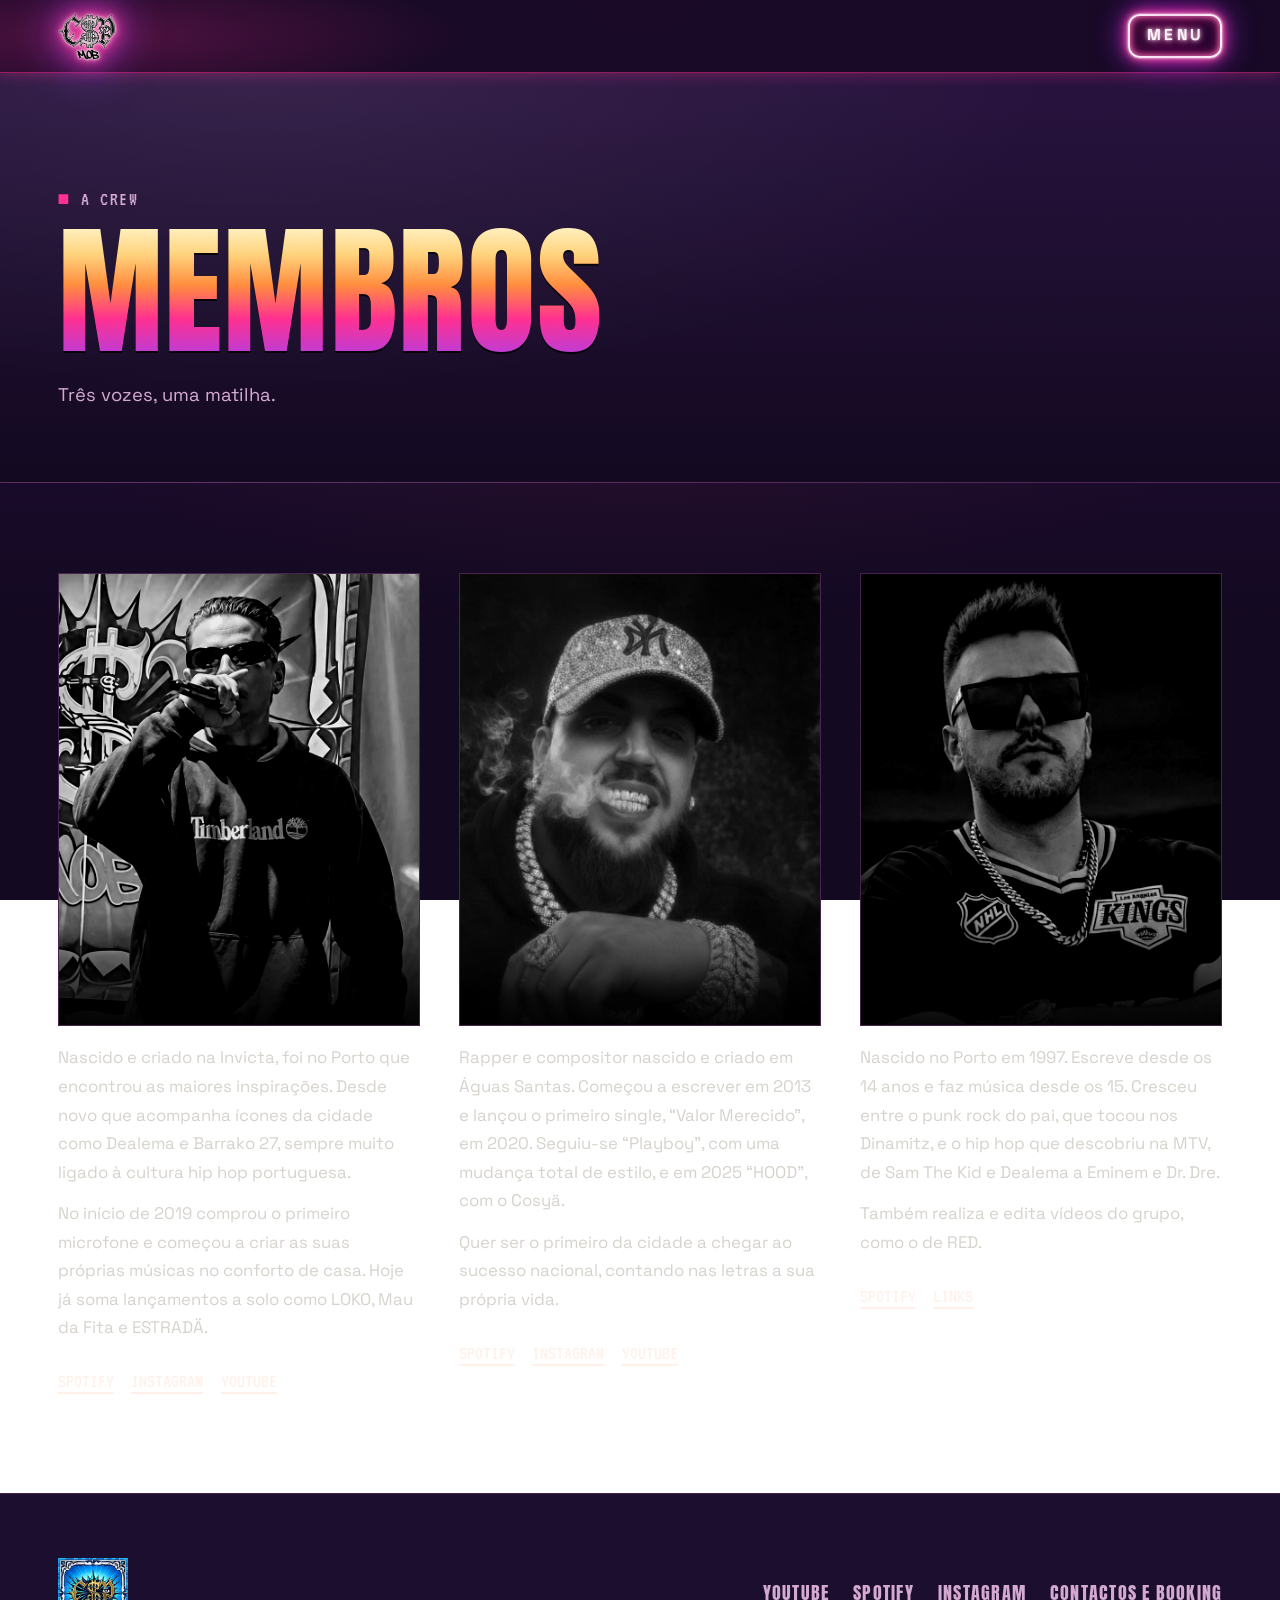
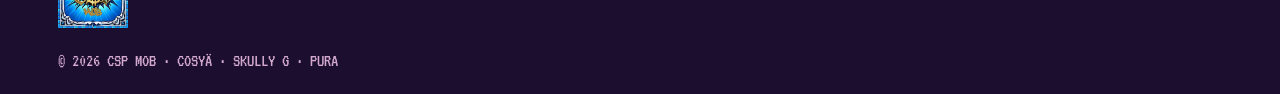
<file: membros.html>
<!DOCTYPE html>
<html lang="pt-PT">
<head>
  <meta charset="utf-8">
  <meta name="viewport" content="width=device-width, initial-scale=1">
  <title>Membros | CSP MOB</title>
  <meta name="description" content="Cosyä, Skully G e Pura: os três da CSP MOB.">
  <meta property="og:title" content="Membros | CSP MOB">
  <meta property="og:image" content="img/capas/gta6.jpg">
  <link rel="icon" href="img/favicon.png">
  <link rel="preload" href="fontes/anton.woff2" as="font" type="font/woff2" crossorigin>
  <link rel="stylesheet" href="css/estilo.css">
  <link rel="stylesheet" href="css/tema-gta6.css">
  <script>document.documentElement.classList.add("js");</script>
</head>
<body>
  <a class="saltar" href="#conteudo">Saltar para o conteúdo</a>
  <a class="proximo-evento" id="proximo-evento" href="discografia.html" aria-label="Nova música: GTA 6 CSP MOB, sai a 19 de novembro">
    <img class="pe-capa" src="img/capas/gta6.jpg" alt="" width="64" height="64" onerror="this.remove()">
    <span class="pe-etiqueta">● Nova música</span>
    <span class="pe-titulo">“GTA 6 CSP MOB” · 19 nov</span>
    <span class="pe-relogio" aria-hidden="true">Sai a 19 de novembro</span>
  </a>
  <header class="topo">
    <a class="topo-logo" href="index.html" aria-label="CSP MOB, início"><img src="img/logo-preto.webp" alt="" width="480" height="394"></a>
    <button type="button" class="menu-botao" aria-expanded="false" aria-controls="menu">Menu</button>
    <nav id="menu" aria-label="Principal">
      <ul>
        <li><a href="index.html">Início</a></li>
        <li><a href="discografia.html">Discografia</a></li>
        <li><a href="membros.html" aria-current="page">Membros</a></li>
        <li><a href="historia.html">História</a></li>
        <li><a href="arquivo.html">Arquivo</a></li>
        <li><a href="videos.html">Vídeos</a></li>
        <li><a href="concertos.html">Concertos</a></li>
        <li><a href="merch.html">Merch</a></li>
      </ul>
    </nav>
  </header>

  <main id="conteudo" tabindex="-1">
    <header class="pagina-topo">
      <p class="etiqueta">A crew</p>
      <h1 class="cromado">Membros</h1>
      <p>Três vozes, uma matilha.</p>
    </header>

    <section class="seccao">
      <div class="membros">
        <article class="membro">
          <div class="membro-foto">
            <img src="img/membros/cosya.jpg" alt="Cosyä a cantar ao microfone em palco, à frente da lona da CSP MOB." width="800" height="1000" loading="lazy">
            <h2 class="cromado">Cosyä</h2>
          </div>
          <p class="membro-bio">Nascido e criado na Invicta, foi no Porto que encontrou as maiores inspirações. Desde novo que acompanha ícones da cidade como Dealema e Barrako 27, sempre muito ligado à cultura hip hop portuguesa.</p>
          <p class="membro-bio">No início de 2019 comprou o primeiro microfone e começou a criar as suas próprias músicas no conforto de casa. Hoje já soma lançamentos a solo como LOKO, Mau da Fita e ESTRADÄ.</p>
          <div class="redes">
            <a href="https://open.spotify.com/artist/4SJy79jQv5Yn3W3YRrUakF" target="_blank" rel="noopener">Spotify</a>
            <a href="https://www.instagram.com/d.cosya" target="_blank" rel="noopener">Instagram</a>
            <a href="https://www.youtube.com/@D.Cosy%C3%A4" target="_blank" rel="noopener">YouTube</a>
          </div>
        </article>

        <article class="membro">
          <div class="membro-foto">
            <img src="img/membros/skully-g.jpg" alt="Skully G com boné brilhante, grillz e correntes, em tons roxos." width="736" height="920" loading="lazy">
            <h2 class="cromado">Skully G</h2>
          </div>
          <p class="membro-bio">Rapper e compositor nascido e criado em Águas Santas. Começou a escrever em 2013 e lançou o primeiro single, “Valor Merecido”, em 2020. Seguiu-se “Playboy”, com uma mudança total de estilo, e em 2025 “HOOD”, com o Cosyä.</p>
          <p class="membro-bio">Quer ser o primeiro da cidade a chegar ao sucesso nacional, contando nas letras a sua própria vida.</p>
          <div class="redes">
            <a href="https://open.spotify.com/artist/5u6sBX2sWJQtN9fzlqp6wf" target="_blank" rel="noopener">Spotify</a>
            <a href="https://www.instagram.com/skullyg_/" target="_blank" rel="noopener">Instagram</a>
            <a href="https://www.youtube.com/@skully.g_" target="_blank" rel="noopener">YouTube</a>
          </div>
        </article>

        <article class="membro">
          <div class="membro-foto">
            <img src="img/membros/pura.jpg" alt="Pura de óculos escuros, corrente dourada e camisola dos Kings." width="800" height="1000" loading="lazy">
            <h2 class="cromado">Pura</h2>
          </div>
          <p class="membro-bio">Nascido no Porto em 1997. Escreve desde os 14 anos e faz música desde os 15. Cresceu entre o punk rock do pai, que tocou nos Dinamitz, e o hip hop que descobriu na MTV, de Sam The Kid e Dealema a Eminem e Dr. Dre.</p>
          <p class="membro-bio">Também realiza e edita vídeos do grupo, como o de RED.</p>
          <div class="redes">
            <a href="https://open.spotify.com/artist/4OYDhGueSWaAOio1BgSBE0" target="_blank" rel="noopener">Spotify</a>
            <a href="https://beacons.ai/official.pura" target="_blank" rel="noopener">Links</a>
          </div>
        </article>
      </div>
    </section>
  </main>

  <footer class="rodape">
    <div class="rodape-grelha">
      <img class="rodape-logo" src="img/logo.webp" alt="CSP MOB" width="512" height="512" loading="lazy">
      <ul>
        <li><a href="https://www.youtube.com/@CSPMob" target="_blank" rel="noopener">YouTube</a></li>
        <li><a href="https://open.spotify.com/album/1EQ5ZuNoMPtYdLLt9ZWT6C" target="_blank" rel="noopener">Spotify</a></li>
        <li><a href="https://www.instagram.com/csp.mob/" target="_blank" rel="noopener">Instagram</a></li>
        <li><a href="contactos.html">Contactos e booking</a></li>
      </ul>
    </div>
    <p class="rodape-fim">© <span data-ano></span> CSP MOB · Cosyä · Skully G · Pura</p>
  </footer>

  <script src="js/agenda.js"></script>
  <script src="js/site.js"></script>
  <script data-goatcounter="https://cspmob.goatcounter.com/count" async src="https://gc.zgo.at/count.js"></script>
</body>
</html>
</file>
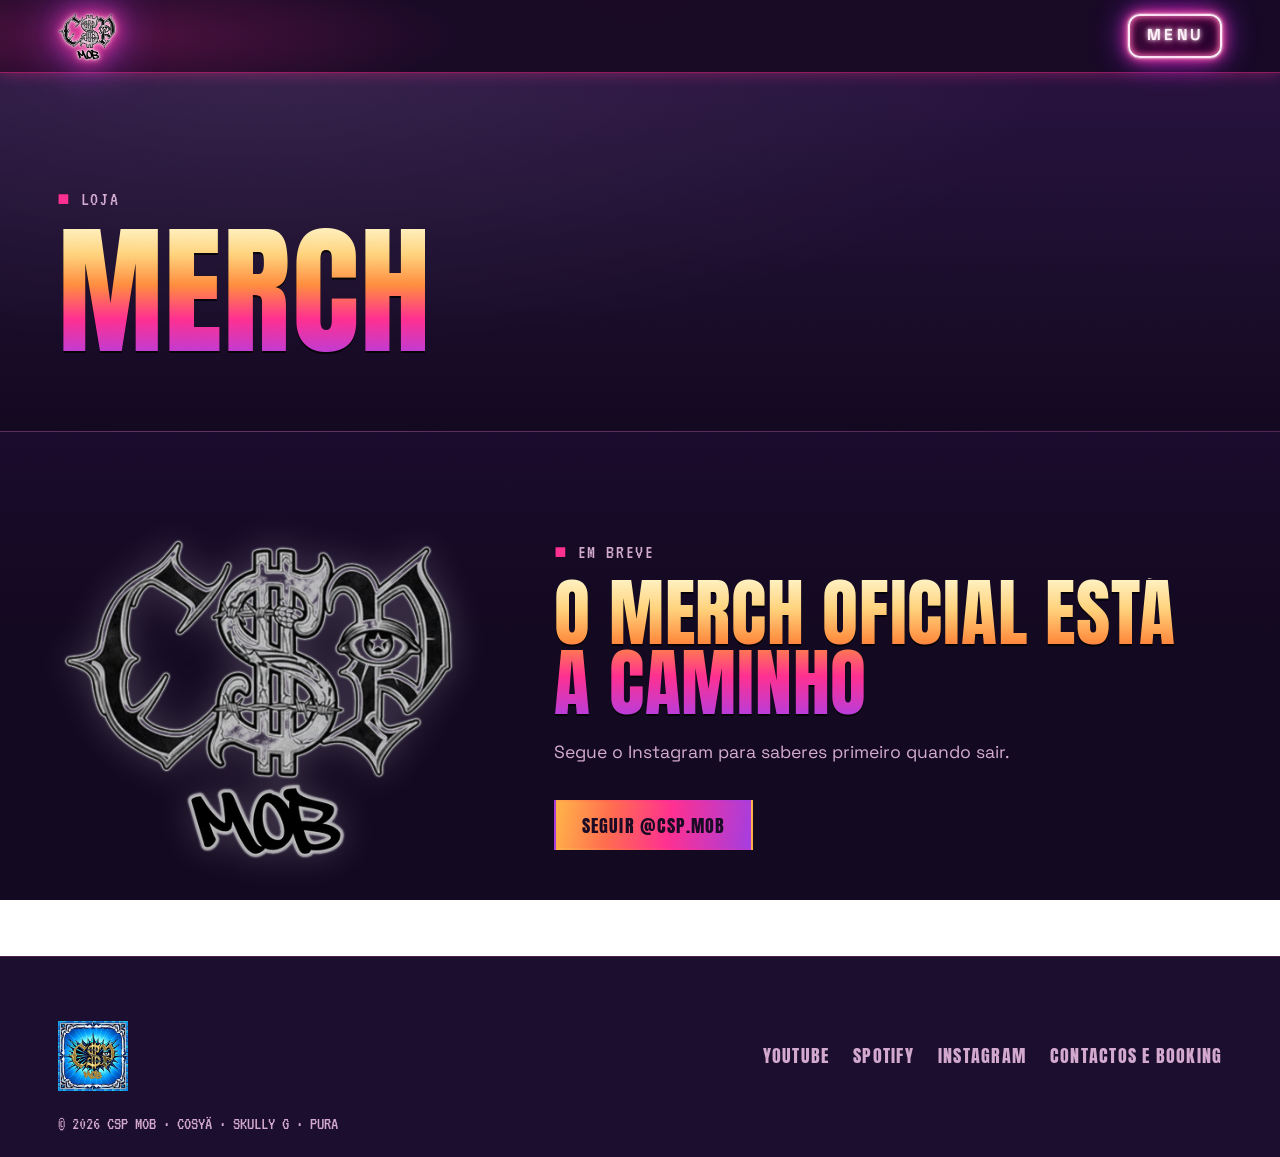
<file: merch.html>
<!DOCTYPE html>
<html lang="pt-PT">
<head>
  <meta charset="utf-8">
  <meta name="viewport" content="width=device-width, initial-scale=1">
  <title>Merch | CSP MOB</title>
  <meta name="description" content="Merch oficial da CSP MOB: em breve.">
  <meta property="og:title" content="Merch | CSP MOB">
  <meta property="og:image" content="img/capas/gta6.jpg">
  <link rel="icon" href="img/favicon.png">
  <link rel="preload" href="fontes/anton.woff2" as="font" type="font/woff2" crossorigin>
  <link rel="stylesheet" href="css/estilo.css">
  <link rel="stylesheet" href="css/tema-gta6.css">
  <script>document.documentElement.classList.add("js");</script>
</head>
<body>
  <a class="saltar" href="#conteudo">Saltar para o conteúdo</a>
  <a class="proximo-evento" id="proximo-evento" href="discografia.html" aria-label="Nova música: GTA 6 CSP MOB, sai a 19 de novembro">
    <img class="pe-capa" src="img/capas/gta6.jpg" alt="" width="64" height="64" onerror="this.remove()">
    <span class="pe-etiqueta">● Nova música</span>
    <span class="pe-titulo">“GTA 6 CSP MOB” · 19 nov</span>
    <span class="pe-relogio" aria-hidden="true">Sai a 19 de novembro</span>
  </a>
  <header class="topo">
    <a class="topo-logo" href="index.html" aria-label="CSP MOB, início"><img src="img/logo-preto.webp" alt="" width="480" height="394"></a>
    <button type="button" class="menu-botao" aria-expanded="false" aria-controls="menu">Menu</button>
    <nav id="menu" aria-label="Principal">
      <ul>
        <li><a href="index.html">Início</a></li>
        <li><a href="discografia.html">Discografia</a></li>
        <li><a href="membros.html">Membros</a></li>
        <li><a href="historia.html">História</a></li>
        <li><a href="arquivo.html">Arquivo</a></li>
        <li><a href="videos.html">Vídeos</a></li>
        <li><a href="concertos.html">Concertos</a></li>
        <li><a href="merch.html" aria-current="page">Merch</a></li>
      </ul>
    </nav>
  </header>

  <main id="conteudo" tabindex="-1">
    <header class="pagina-topo">
      <p class="etiqueta">Loja</p>
      <h1 class="cromado">Merch</h1>
    </header>

    <section class="seccao merch">
      <img class="merch-logo" src="img/logo-preto.webp" alt="Logótipo CSP MOB" width="480" height="394" loading="lazy">
      <div>
        <p class="etiqueta">Em breve</p>
        <h2 class="cromado">O merch oficial está a caminho</h2>
        <p class="merch-texto">Segue o Instagram para saberes primeiro quando sair.</p>
        <a class="botao" href="https://www.instagram.com/csp.mob/" target="_blank" rel="noopener">Seguir @csp.mob</a>
      </div>
    </section>
  </main>

  <footer class="rodape">
    <div class="rodape-grelha">
      <img class="rodape-logo" src="img/logo.webp" alt="CSP MOB" width="512" height="512" loading="lazy">
      <ul>
        <li><a href="https://www.youtube.com/@CSPMob" target="_blank" rel="noopener">YouTube</a></li>
        <li><a href="https://open.spotify.com/album/1EQ5ZuNoMPtYdLLt9ZWT6C" target="_blank" rel="noopener">Spotify</a></li>
        <li><a href="https://www.instagram.com/csp.mob/" target="_blank" rel="noopener">Instagram</a></li>
        <li><a href="contactos.html">Contactos e booking</a></li>
      </ul>
    </div>
    <p class="rodape-fim">© <span data-ano></span> CSP MOB · Cosyä · Skully G · Pura</p>
  </footer>

  <script src="js/agenda.js"></script>
  <script src="js/site.js"></script>
  <script data-goatcounter="https://cspmob.goatcounter.com/count" async src="https://gc.zgo.at/count.js"></script>
</body>
</html>
</file>
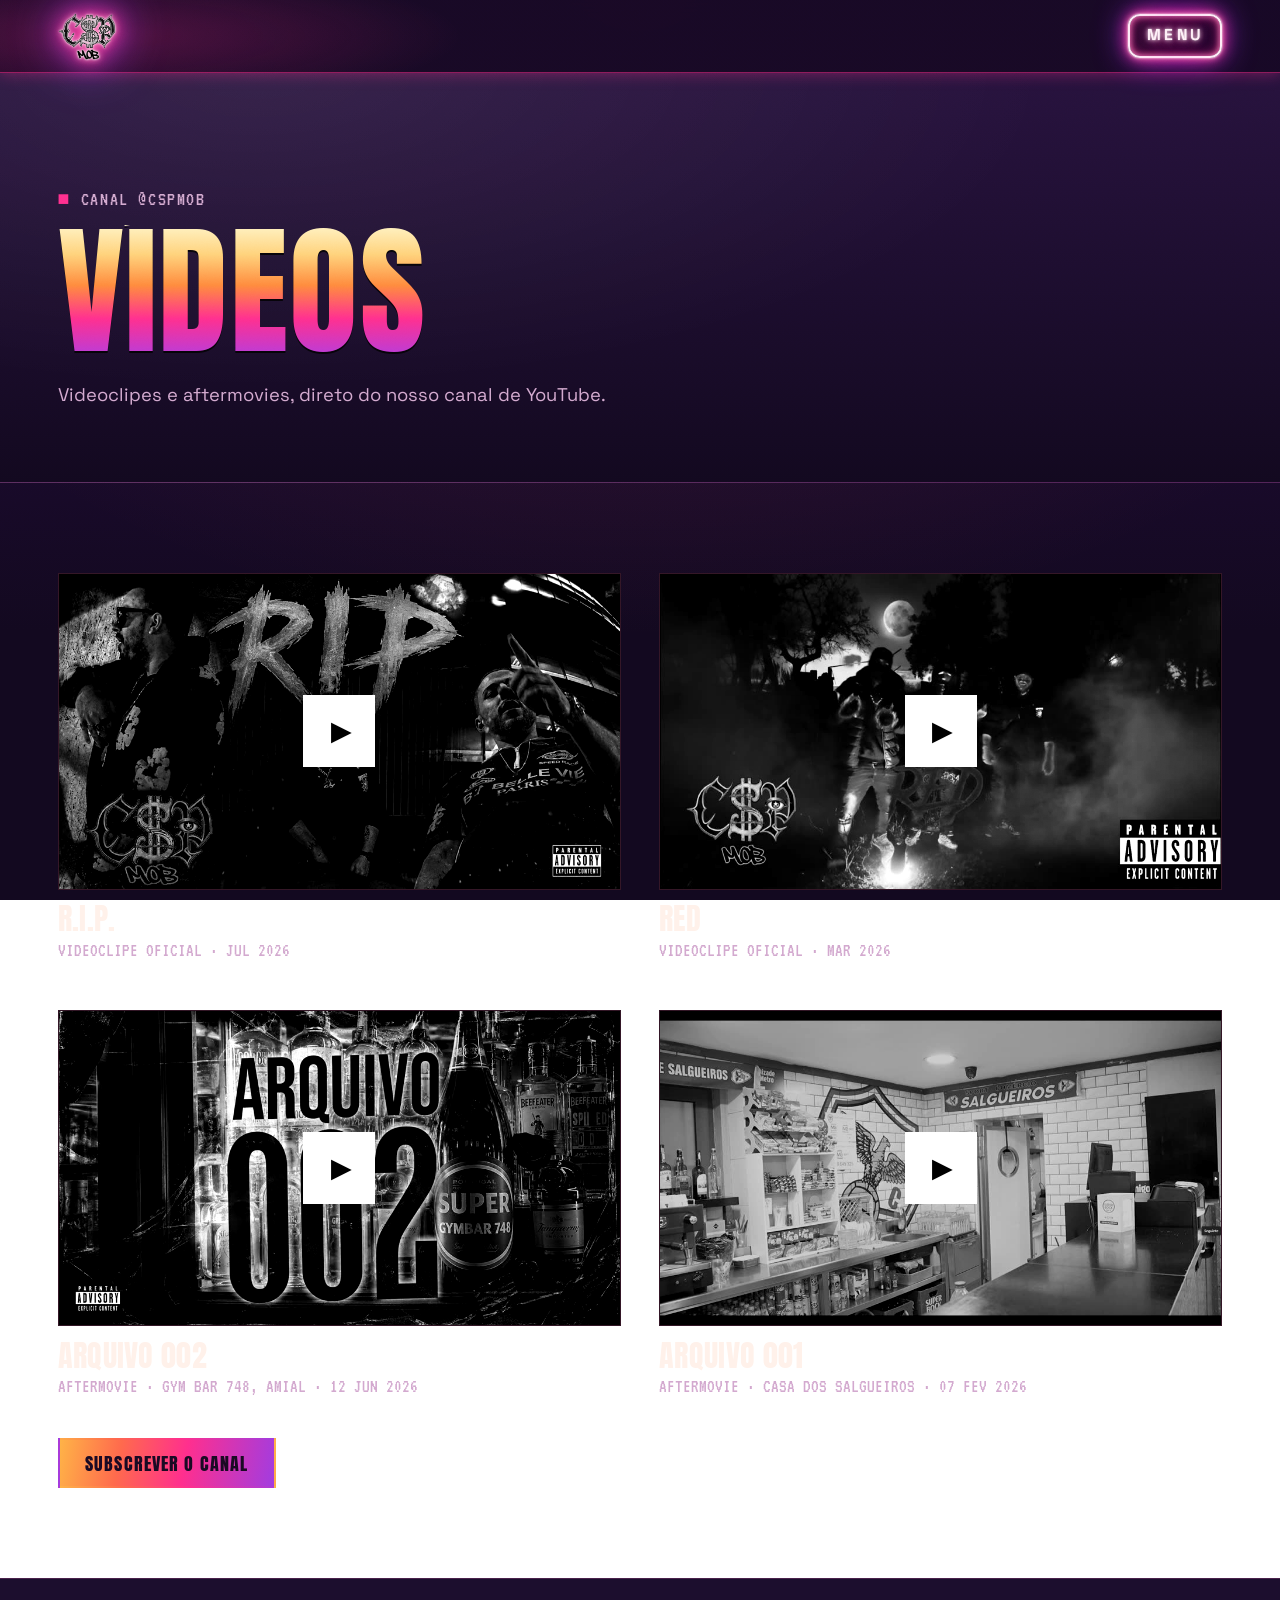
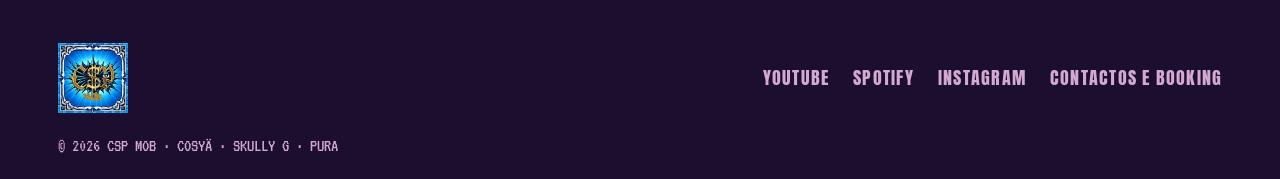
<file: videos.html>
<!DOCTYPE html>
<html lang="pt-PT">
<head>
  <meta charset="utf-8">
  <meta name="viewport" content="width=device-width, initial-scale=1">
  <title>Vídeos | CSP MOB</title>
  <meta name="description" content="Videoclipes e aftermovies da CSP MOB, do canal de YouTube @CSPMob.">
  <meta property="og:title" content="Vídeos | CSP MOB">
  <meta property="og:image" content="img/capas/gta6.jpg">
  <link rel="icon" href="img/favicon.png">
  <link rel="preload" href="fontes/anton.woff2" as="font" type="font/woff2" crossorigin>
  <link rel="stylesheet" href="css/estilo.css">
  <link rel="stylesheet" href="css/tema-gta6.css">
  <script>document.documentElement.classList.add("js");</script>
</head>
<body>
  <a class="saltar" href="#conteudo">Saltar para o conteúdo</a>
  <a class="proximo-evento" id="proximo-evento" href="discografia.html" aria-label="Nova música: GTA 6 CSP MOB, sai a 19 de novembro">
    <img class="pe-capa" src="img/capas/gta6.jpg" alt="" width="64" height="64" onerror="this.remove()">
    <span class="pe-etiqueta">● Nova música</span>
    <span class="pe-titulo">“GTA 6 CSP MOB” · 19 nov</span>
    <span class="pe-relogio" aria-hidden="true">Sai a 19 de novembro</span>
  </a>
  <header class="topo">
    <a class="topo-logo" href="index.html" aria-label="CSP MOB, início"><img src="img/logo-preto.webp" alt="" width="480" height="394"></a>
    <button type="button" class="menu-botao" aria-expanded="false" aria-controls="menu">Menu</button>
    <nav id="menu" aria-label="Principal">
      <ul>
        <li><a href="index.html">Início</a></li>
        <li><a href="discografia.html">Discografia</a></li>
        <li><a href="membros.html">Membros</a></li>
        <li><a href="historia.html">História</a></li>
        <li><a href="arquivo.html">Arquivo</a></li>
        <li><a href="videos.html" aria-current="page">Vídeos</a></li>
        <li><a href="concertos.html">Concertos</a></li>
        <li><a href="merch.html">Merch</a></li>
      </ul>
    </nav>
  </header>

  <main id="conteudo" tabindex="-1">
    <header class="pagina-topo">
      <p class="etiqueta">Canal @CSPMob</p>
      <h1 class="cromado">Vídeos</h1>
      <p>Videoclipes e aftermovies, direto do nosso canal de YouTube.</p>
    </header>

    <section class="seccao">
      <div class="videos">
        <article>
          <button type="button" class="video" data-video="CiuhC1U12cg" aria-label="Ver R.I.P.">
            <img src="img/videos/CiuhC1U12cg.jpg" alt="" width="960" height="540" loading="lazy">
          </button>
          <div class="video-legenda">
            <h3>R.I.P.</h3>
            <p>Videoclipe oficial · jul 2026</p>
          </div>
        </article>
        <article>
          <button type="button" class="video" data-video="tEFKxqt5hi4" aria-label="Ver RED">
            <img src="img/videos/tEFKxqt5hi4.jpg" alt="" width="960" height="540" loading="lazy">
          </button>
          <div class="video-legenda">
            <h3>RED</h3>
            <p>Videoclipe oficial · mar 2026</p>
          </div>
        </article>
        <article>
          <button type="button" class="video" data-video="KYWaCuwkwBU" aria-label="Ver Arquivo 002">
            <img src="img/videos/KYWaCuwkwBU.jpg" alt="" width="960" height="540" loading="lazy">
          </button>
          <div class="video-legenda">
            <h3>Arquivo 002</h3>
            <p>Aftermovie · GYM Bar 748, Amial · 12 jun 2026</p>
          </div>
        </article>
        <article>
          <button type="button" class="video" data-video="sfixxEQeCjQ" aria-label="Ver Arquivo 001">
            <img src="img/videos/sfixxEQeCjQ.jpg" alt="" width="960" height="540" loading="lazy">
          </button>
          <div class="video-legenda">
            <h3>Arquivo 001</h3>
            <p>Aftermovie · Casa dos Salgueiros · 07 fev 2026</p>
          </div>
        </article>
      </div>
      <div class="acoes" style="margin-top: 2.5rem">
        <a class="botao" href="https://www.youtube.com/@CSPMob?sub_confirmation=1" target="_blank" rel="noopener">Subscrever o canal</a>
      </div>
    </section>
  </main>

  <footer class="rodape">
    <div class="rodape-grelha">
      <img class="rodape-logo" src="img/logo.webp" alt="CSP MOB" width="512" height="512" loading="lazy">
      <ul>
        <li><a href="https://www.youtube.com/@CSPMob" target="_blank" rel="noopener">YouTube</a></li>
        <li><a href="https://open.spotify.com/album/1EQ5ZuNoMPtYdLLt9ZWT6C" target="_blank" rel="noopener">Spotify</a></li>
        <li><a href="https://www.instagram.com/csp.mob/" target="_blank" rel="noopener">Instagram</a></li>
        <li><a href="contactos.html">Contactos e booking</a></li>
      </ul>
    </div>
    <p class="rodape-fim">© <span data-ano></span> CSP MOB · Cosyä · Skully G · Pura</p>
  </footer>

  <script src="js/agenda.js"></script>
  <script src="js/site.js"></script>
  <script data-goatcounter="https://cspmob.goatcounter.com/count" async src="https://gc.zgo.at/count.js"></script>
</body>
</html>
</file>
<file: css/estilo.css>
@font-face { font-family: "Anton"; src: url("../fontes/anton.woff2") format("woff2"); font-display: swap; }
@font-face { font-family: "VT323"; src: url("../fontes/vt323.woff2") format("woff2"); font-display: swap; }
@font-face { font-family: "Space Grotesk"; src: url("../fontes/space-grotesk.woff2") format("woff2"); font-weight: 300 700; font-display: swap; }

:root {
  --preto: #09090a;
  --carvao: #121214;
  --betao: #1b1b1e;
  --texto: #ebe9e4;
  --suave: #9d9a94;
  --linha: rgb(255 255 255 / .12);
  --cromado: linear-gradient(180deg, #ffffff 0%, #c9c9cc 38%, #6e6e73 52%, #d9d9dc 64%, #f4f4f5 100%);
  --azul: #3b8cff;
  --grafia: "Anton", Impact, "Arial Narrow", sans-serif;
  --osd: "VT323", "Courier New", monospace;
  --texto-f: "Space Grotesk", "Segoe UI", system-ui, sans-serif;
  --margem: clamp(1rem, 4.5vw, 4rem);
  --grao: url("data:image/svg+xml,%3Csvg xmlns='http://www.w3.org/2000/svg' width='220' height='220'%3E%3Cfilter id='g'%3E%3CfeTurbulence type='fractalNoise' baseFrequency='.85' numOctaves='3' stitchTiles='stitch'/%3E%3CfeColorMatrix values='0 0 0 0 1 0 0 0 0 1 0 0 0 0 1 0 0 0 .55 0'/%3E%3C/filter%3E%3Crect width='100%25' height='100%25' filter='url(%23g)'/%3E%3C/svg%3E");
}

*, *::before, *::after { box-sizing: border-box; }
html { scroll-behavior: smooth; }
body {
  margin: 0; min-height: 100vh;
  background: var(--preto); color: var(--texto);
  font: 400 1.05rem/1.7 var(--texto-f);
  -webkit-font-smoothing: antialiased;
}
/* Grão de fotocópia por cima de tudo */
body::after {
  content: ""; position: fixed; inset: 0; z-index: 50; pointer-events: none;
  background: var(--grao); opacity: .09; mix-blend-mode: overlay;
}
img, video { display: block; max-width: 100%; height: auto; }
h1, h2, h3 { font-family: var(--grafia); font-weight: 400; line-height: .95; margin: 0; text-transform: uppercase; letter-spacing: .01em; }
h1 { font-size: clamp(3.4rem, 11vw, 9rem); }
h2 { font-size: clamp(2.4rem, 6vw, 4.6rem); }
h3 { font-size: clamp(1.6rem, 3vw, 2.2rem); }
p { margin: 0; }
a { color: inherit; }
ul, ol { list-style: none; margin: 0; padding: 0; }
:focus-visible { outline: 2px solid #fff; outline-offset: 3px; }
[hidden] { display: none !important; }
.visually-hidden { position: absolute; width: 1px; height: 1px; overflow: hidden; clip-path: inset(50%); white-space: nowrap; }
main:focus { outline: none; }

.cromado {
  background: var(--cromado); -webkit-background-clip: text; background-clip: text; color: transparent;
  filter: drop-shadow(0 2px 0 rgb(0 0 0 / .8));
}
.etiqueta {
  display: inline-block; font: 400 1.25rem/1 var(--osd); letter-spacing: .08em; text-transform: uppercase;
  color: var(--suave); margin-bottom: 1rem;
}
.etiqueta::before { content: "■ "; color: #fff; }

.saltar { position: absolute; left: 1rem; top: -5rem; z-index: 60; background: #fff; color: #000; padding: .6rem 1rem; }
.saltar:focus { top: 1rem; }

/* Botões */
.botao {
  display: inline-flex; align-items: center; justify-content: center; gap: .6rem;
  min-height: 3.1rem; padding: .65rem 1.6rem;
  background: #fff; color: #000; border: 2px solid #fff;
  font: 400 1.15rem/1 var(--grafia); letter-spacing: .06em; text-transform: uppercase; text-decoration: none;
  transition: background-color .2s, color .2s, transform .2s;
}
.botao:hover { background: transparent; color: #fff; }
.botao:active { transform: translateY(2px); }
.botao-linha { background: transparent; color: #fff; }
.botao-linha:hover { background: #fff; color: #000; }
.acoes { display: flex; flex-wrap: wrap; gap: .85rem; }

/* Faixa com a contagem para o próximo lançamento ou concerto */
.proximo-evento {
  position: relative; z-index: 41;
  display: flex; align-items: center; justify-content: center; flex-wrap: wrap; gap: .2rem 1.1rem;
  min-height: 2.75rem; padding: .35rem var(--margem);
  background: #fff; color: #000; text-decoration: none;
  font: 400 1.3rem/1.1 var(--osd); text-transform: uppercase; letter-spacing: .05em;
  transition: background-color .2s;
}
.proximo-evento:hover { background: #d9d9dc; }
.pe-capa { width: 2.1rem; height: 2.1rem; object-fit: cover; outline: 1px solid #000; }
.pe-etiqueta { color: #c40018; animation: pe-pisca 1.2s steps(1) infinite; }
.pe-titulo { font: 400 1.15rem/1 var(--grafia); letter-spacing: .04em; }
.pe-relogio { padding: .15rem .55rem; background: #000; color: #fff; font-variant-numeric: tabular-nums; min-width: 12.5ch; text-align: center; }
@keyframes pe-pisca { 50% { opacity: .35; } }

/* Topo e menu: letreiro de néon azul */
:root { --neon: #e9fbff; --neon-cor: #00a8ff; --neon-luz: 0 0 1px #fff, 0 0 4px #fff, 0 0 9px #5fd4ff, 0 0 18px var(--neon-cor), 0 0 34px var(--neon-cor), 0 0 60px #0066ff; }
.topo {
  position: sticky; top: 0; z-index: 40;
  display: flex; align-items: center; gap: 1.5rem;
  padding: .7rem var(--margem);
  background:
    radial-gradient(ellipse 40% 140% at 8% 50%, rgb(0 168 255 / .22), transparent 70%),
    linear-gradient(rgb(7 8 11 / .96), rgb(7 8 11 / .96));
  backdrop-filter: blur(6px);
  border-bottom: 1px solid rgb(0 168 255 / .45);
  box-shadow: 0 1px 12px rgb(0 168 255 / .35);
}
.topo-logo { display: block; }
.topo-logo img {
  width: auto; height: 50px;
  filter: drop-shadow(0 0 1px #fff) drop-shadow(0 0 3px #5fd4ff) drop-shadow(0 0 10px var(--neon-cor)) drop-shadow(0 0 22px #0066ff);
  animation: neon-falha 7s infinite;
}
.topo nav { margin-left: auto; }
.topo ul { display: flex; flex-wrap: wrap; gap: .25rem clamp(.9rem, 2vw, 1.8rem); }
/* Cada página é um tubo de néon: meio apagado, acende ao passar o rato; a página atual fica acesa */
.topo nav a {
  display: inline-flex; align-items: center; min-height: 2.75rem;
  font: 500 .98rem/1 var(--texto-f); letter-spacing: .16em; text-transform: uppercase; text-decoration: none;
  color: rgb(140 220 255 / .7);
  text-shadow: 0 0 4px rgb(0 168 255 / .7), 0 0 12px rgb(0 102 255 / .5);
  transition: color .15s, text-shadow .15s;
}
.topo nav a:hover, .topo nav a:focus-visible { color: var(--neon); text-shadow: var(--neon-luz); }
.topo nav a[aria-current="page"] { color: var(--neon); text-shadow: var(--neon-luz); }
.topo nav li:nth-child(3n+2) a[aria-current="page"] { animation: neon-falha 9s infinite 2s; }
.menu-botao {
  display: none; margin-left: auto; min-height: 2.75rem; padding: 0 1.1rem;
  background: none; cursor: pointer; border-radius: 12px;
  border: 2px solid var(--neon); color: var(--neon);
  box-shadow: 0 0 2px #fff, 0 0 6px #5fd4ff, 0 0 16px var(--neon-cor), 0 0 32px #0066ff, inset 0 0 6px #5fd4ff, inset 0 0 14px rgb(0 168 255 / .7);
  text-shadow: var(--neon-luz);
  font: 500 .98rem/1 var(--texto-f); letter-spacing: .2em; text-transform: uppercase;
  animation: neon-falha 6s infinite 1s;
}
.menu-botao:hover { background: rgb(0 168 255 / .15); }
/* Falha de corrente, como um néon velho */
@keyframes neon-falha {
  0%, 18%, 20%, 22%, 62%, 64%, 100% { opacity: 1; }
  19%, 21%, 63% { opacity: .35; }
}

/* Cabeçalho das páginas interiores */
.pagina-topo {
  position: relative; overflow: hidden;
  padding: clamp(3.5rem, 9vw, 7rem) var(--margem) clamp(2.5rem, 6vw, 4.5rem);
  background:
    radial-gradient(ellipse at 20% 0%, rgb(255 255 255 / .07), transparent 55%),
    linear-gradient(180deg, var(--betao), var(--preto));
  border-bottom: 1px solid var(--linha);
}
.pagina-topo p:not(.etiqueta) { margin-top: 1.25rem; max-width: 40rem; color: var(--suave); font-size: 1.15rem; }

.seccao { padding: clamp(3rem, 7vw, 6rem) var(--margem); max-width: 1320px; margin-inline: auto; }
.seccao + .seccao { padding-top: 0; }
.seccao-titulo { display: flex; flex-wrap: wrap; justify-content: space-between; align-items: end; gap: 1rem; margin-bottom: clamp(1.75rem, 4vw, 2.75rem); }

/* Início */
.heroi {
  position: relative; display: grid; place-items: center; text-align: center;
  min-height: calc(100svh - 4.2rem); padding: 3rem var(--margem);
  overflow: hidden; isolation: isolate;
  background:
    radial-gradient(circle at 50% 45%, rgb(255 255 255 / .1), transparent 55%),
    linear-gradient(180deg, #19191c, var(--preto) 85%);
}
.heroi::before {
  content: ""; position: absolute; inset: 0; z-index: -1;
  background: repeating-linear-gradient(0deg, rgb(255 255 255 / .03) 0 1px, transparent 1px 3px);
}
.heroi-logo {
  position: relative; width: min(80vw, 52svh, 480px); margin-inline: auto;
  box-shadow: 0 0 0 1px rgb(255 255 255 / .18), 0 0 0 10px var(--preto), 0 0 0 11px rgb(255 255 255 / .1), 0 30px 80px rgb(0 0 0 / .9), 0 0 120px rgb(59 140 255 / .25);
}
.heroi-logo video { display: block; width: 100%; aspect-ratio: 1; object-fit: cover; }
.heroi-logo::after {
  content: ""; position: absolute; inset: 0; pointer-events: none;
  background: repeating-linear-gradient(0deg, rgb(0 0 0 / .18) 0 1px, transparent 1px 3px);
}
.heroi-nomes { margin-top: 1.5rem; font: 400 clamp(1.3rem, 3.2vw, 2rem)/1 var(--grafia); letter-spacing: .14em; text-transform: uppercase; }
.heroi-nomes span { color: var(--suave); padding-inline: .5em; }
.heroi-lancamento { margin-top: 1rem; font: 400 1.35rem/1.2 var(--osd); color: var(--suave); text-transform: uppercase; letter-spacing: .06em; }
.heroi .acoes { justify-content: center; margin-top: 2rem; }

.faixa-concerto {
  display: flex; flex-wrap: wrap; align-items: center; justify-content: space-between; gap: 1rem 2rem;
  padding: 1.4rem var(--margem);
  background: #fff; color: #000; text-decoration: none;
  transition: background-color .2s;
}
.faixa-concerto:hover { background: #d9d9dc; }
.faixa-concerto strong { font: 400 clamp(2rem, 5vw, 3.4rem)/1 var(--grafia); text-transform: uppercase; }
.faixa-concerto span { font: 400 1.4rem/1.2 var(--osd); text-transform: uppercase; }
.faixa-concerto a { font: 400 1.15rem/1 var(--grafia); letter-spacing: .06em; text-transform: uppercase; min-height: 2.75rem; display: inline-flex; align-items: center; }

/* Vídeos (só carregam o YouTube ao clicar) */
.video {
  position: relative; display: block; width: 100%; aspect-ratio: 16 / 9; padding: 0;
  background: #000; border: 1px solid var(--linha); cursor: pointer; overflow: hidden;
}
.video img { width: 100%; height: 100%; object-fit: cover; filter: grayscale(1) contrast(1.15); transition: filter .35s, transform .5s; }
.video:hover img { filter: none; transform: scale(1.03); }
button.video::after {
  content: "▶"; position: absolute; left: 50%; top: 50%; translate: -50% -50%;
  display: grid; place-items: center; width: 4.5rem; height: 4.5rem;
  background: #fff; color: #000; font-size: 1.7rem; padding-left: .25rem;
}
.video iframe { position: absolute; inset: 0; width: 100%; height: 100%; border: 0; }
.video-legenda { margin-top: .9rem; }
.video-legenda h3 { font-size: clamp(1.4rem, 2.4vw, 1.9rem); }
.video-legenda p { color: var(--suave); font: 400 1.2rem/1.2 var(--osd); margin-top: .35rem; text-transform: uppercase; }
.videos { display: grid; grid-template-columns: repeat(2, minmax(0, 1fr)); gap: clamp(2rem, 4vw, 3rem) clamp(1rem, 3vw, 2.5rem); }

/* Discografia */
.album {
  display: grid; grid-template-columns: minmax(0, 420px) minmax(0, 1fr); gap: clamp(2rem, 5vw, 4.5rem); align-items: start;
}
.album-capa { display: block; position: relative; }
.album-capa img { width: 100%; aspect-ratio: 1; object-fit: cover; box-shadow: 0 30px 60px rgb(0 0 0 / .7); transition: transform .3s; }
.album-capa:hover img { transform: rotate(-1.5deg) scale(1.02); }
.album-capa span {
  position: absolute; left: .75rem; bottom: .75rem; padding: .35rem .7rem;
  background: #000; color: #fff; font: 400 1.15rem/1 var(--osd); text-transform: uppercase;
}
.album-dados { margin: 1rem 0 1.75rem; color: var(--suave); font: 400 1.35rem/1.3 var(--osd); text-transform: uppercase; }
.faixas { counter-reset: faixa; border-top: 1px solid var(--linha); }
.faixas li { counter-increment: faixa; display: grid; grid-template-columns: 2.6rem minmax(0, 1fr); align-items: center; gap: .75rem; padding: .6rem 0; border-bottom: 1px solid var(--linha); }
.faixas li::before { content: counter(faixa, decimal-leading-zero); font: 400 1.5rem/1 var(--osd); color: var(--suave); }
.faixas iframe { width: 100%; height: 80px; border: 0; border-radius: 12px; background: var(--carvao); }
.solos { display: grid; grid-template-columns: repeat(3, minmax(0, 1fr)); gap: clamp(1rem, 2.5vw, 2rem); }
.solo h3 { margin-bottom: .9rem; }
.solo iframe { width: 100%; height: 352px; border: 0; border-radius: 12px; background: var(--carvao); }
.nota { margin-top: 1.25rem; color: var(--suave); font-size: .95rem; }

/* Próximo lançamento (discografia) */
.lancamento {
  display: grid; grid-template-columns: minmax(0, 300px) minmax(0, 1fr); gap: clamp(1.5rem, 4vw, 3.5rem); align-items: center;
  border-bottom: 1px solid var(--linha);
}
.lancamento-capa { position: relative; aspect-ratio: 1; overflow: hidden; box-shadow: 0 24px 50px rgb(0 0 0 / .7); }
.lancamento-capa img { width: 100%; height: 100%; object-fit: cover; }
.lancamento-capa span { display: none; }
.lancamento-capa.sem-capa {
  display: grid; place-items: center; text-align: center;
  background: linear-gradient(160deg, #ff8a3d, #c2185b 50%, #4a148c);
}
.lancamento-capa.sem-capa span { display: block; font: 400 clamp(2.4rem, 5vw, 3.4rem)/.95 var(--grafia); color: #fff; text-shadow: 3px 3px 0 #000; }
.lancamento .album-dados { margin-bottom: 1.5rem; }

/* Membros */
.membros { display: grid; grid-template-columns: repeat(3, minmax(0, 1fr)); gap: clamp(1.5rem, 3vw, 2.5rem); }
.membro-foto { position: relative; overflow: hidden; border: 1px solid var(--linha); background: var(--carvao); }
.membro-foto img { width: 100%; aspect-ratio: 4 / 5; object-fit: cover; filter: grayscale(1) contrast(1.2) brightness(.92); transition: filter .4s, transform .6s; }
.membro:hover .membro-foto img { filter: none; transform: scale(1.03); }
.membro-foto h2 {
  position: absolute; left: 0; right: 0; bottom: 0; padding: 3rem 1rem .9rem;
  background: linear-gradient(transparent, rgb(0 0 0 / .85));
  font-size: clamp(2.4rem, 4.4vw, 3.6rem);
}
.membro-bio { margin-top: 1.1rem; color: #d6d3cd; }
.membro-bio + .membro-bio { margin-top: .8rem; }
.redes { display: flex; flex-wrap: wrap; gap: .4rem 1.1rem; margin-top: 1.1rem; }
.redes a {
  display: inline-flex; align-items: center; min-height: 2.75rem;
  font: 400 1.25rem/1 var(--osd); text-transform: uppercase; text-underline-offset: .25em;
}
.redes a:hover { color: #fff; background: rgb(255 255 255 / .08); }

/* História */
.cronologia { position: relative; max-width: 900px; margin-inline: auto; }
.cronologia::before { content: ""; position: absolute; left: 7.4rem; top: .5rem; bottom: .5rem; width: 1px; background: var(--linha); }
.cronologia li { display: grid; grid-template-columns: 6.6rem minmax(0, 1fr); gap: 2rem; padding: 1.1rem 0; position: relative; }
.cronologia li::after { content: ""; position: absolute; left: calc(7.4rem - 5px); top: 1.55rem; width: 11px; height: 11px; background: #fff; }
.cronologia time { font: 400 1.45rem/1.1 var(--osd); color: var(--suave); text-transform: uppercase; }
.cronologia h3 { font-size: clamp(1.5rem, 2.6vw, 2rem); }
.cronologia p { color: var(--suave); margin-top: .35rem; }
.em-construcao {
  max-width: 900px; margin: 0 auto clamp(2.5rem, 5vw, 4rem); padding: 1rem 1.25rem;
  border: 1px dashed rgb(255 255 255 / .35); font: 400 1.35rem/1.35 var(--osd); text-transform: uppercase; color: #fff;
}

/* Concertos */
.proximo {
  display: grid; grid-template-columns: minmax(0, 1fr) minmax(0, 420px); gap: clamp(2rem, 5vw, 4rem); align-items: center;
}
.proximo-data { font: 400 clamp(5rem, 16vw, 11rem)/.85 var(--grafia); text-transform: uppercase; }
.proximo-data small { display: block; font-size: .32em; letter-spacing: .1em; color: var(--suave); margin-top: .6rem; }
.proximo-info { margin: 1.5rem 0 2rem; font: 400 1.5rem/1.35 var(--osd); text-transform: uppercase; color: var(--suave); }
.proximo img { width: 100%; aspect-ratio: 3 / 4; object-fit: cover; filter: grayscale(1) contrast(1.15); border: 1px solid var(--linha); }
.passados li {
  display: grid; grid-template-columns: 9rem minmax(0, 1fr) auto; gap: 1.5rem; align-items: center;
  padding: 1.25rem 0; border-bottom: 1px solid var(--linha);
}
.passados li:first-child { border-top: 1px solid var(--linha); }
.passados time { font: 400 1.5rem/1 var(--osd); color: var(--suave); text-transform: uppercase; }
.passados p { color: var(--suave); margin-top: .3rem; }
.passados a { font: 400 1.25rem/1 var(--osd); text-transform: uppercase; min-height: 2.75rem; display: inline-flex; align-items: center; }

/* Janela de contratação (booking) */
.contratar {
  width: min(680px, calc(100vw - 1.5rem)); max-height: calc(100dvh - 1.5rem); overflow: auto;
  padding: 0; border: 1px solid rgb(255 255 255 / .25); background: var(--carvao); color: var(--texto);
  box-shadow: 0 30px 80px rgb(0 0 0 / .8);
}
.contratar::backdrop { background: rgb(0 0 0 / .78); backdrop-filter: grayscale(1) blur(2px); }
.contratar[open] { animation: contratar-abre .28s cubic-bezier(.2, .8, .2, 1); }
@keyframes contratar-abre { from { opacity: 0; transform: translateY(18px) scale(.98); } to { opacity: 1; transform: none; } }
.contratar-form { padding: clamp(1.4rem, 4vw, 2.5rem); }
.contratar-form h2 { font-size: clamp(2.2rem, 6vw, 3.2rem); padding-right: 2.5rem; }
.contratar-intro { color: var(--suave); margin: .75rem 0 1.5rem; }
.contratar-fechar {
  position: absolute; top: .6rem; right: .6rem; width: 2.75rem; height: 2.75rem;
  background: none; border: 1px solid var(--linha); color: #fff; font-size: 1.6rem; line-height: 1; cursor: pointer;
}
.contratar-fechar:hover { background: #fff; color: #000; }
.contratar fieldset { border: 0; margin: 0 0 1.25rem; padding: 0; }
.contratar legend { padding: 0; margin-bottom: .6rem; font: 400 1.25rem/1 var(--osd); text-transform: uppercase; color: var(--suave); }
.contratar-tipo { display: flex; flex-wrap: wrap; gap: .5rem; }
.contratar-tipo label { position: relative; cursor: pointer; }
.contratar-tipo input { position: absolute; inset: 0; opacity: 0; margin: 0; cursor: pointer; }
.contratar-tipo span {
  display: inline-flex; align-items: center; min-height: 2.75rem; padding: .3rem 1rem;
  border: 1px solid var(--linha); font: 400 1.05rem/1 var(--grafia); letter-spacing: .05em; text-transform: uppercase;
  transition: background-color .15s, color .15s, border-color .15s;
}
.contratar-tipo label:hover span { border-color: #fff; }
.contratar-tipo input:checked + span { background: #fff; color: #000; border-color: #fff; }
.contratar-tipo input:focus-visible + span { outline: 2px solid #fff; outline-offset: 3px; }
.campos { display: grid; grid-template-columns: repeat(2, minmax(0, 1fr)); gap: 1rem; margin-bottom: 1.25rem; }
.campo { display: grid; gap: .35rem; font: 400 1.2rem/1 var(--osd); text-transform: uppercase; color: var(--suave); }
.campo-largo { grid-column: 1 / -1; }
.campo input, .campo textarea {
  width: 100%; min-height: 2.9rem; padding: .55rem .75rem;
  background: var(--preto); color: #fff; border: 1px solid var(--linha); border-radius: 0;
  font: 400 1rem/1.4 var(--texto-f); text-transform: none;
  color-scheme: dark;
}
.campo textarea { resize: vertical; }
.campo input:focus, .campo textarea:focus { outline: none; border-color: #fff; box-shadow: 0 0 0 1px #fff; }
.contratar-erro { margin-bottom: 1rem; padding: .6rem .8rem; border-left: 3px solid #ff3b4f; background: rgb(255 59 79 / .1); color: #ffd6da; }
.contratar-feito { margin-top: 1.5rem; padding-top: 1.25rem; border-top: 1px dashed rgb(255 255 255 / .3); }
.contratar-feito > p:first-child { color: #d6d3cd; }
.contratar-mostra {
  margin: 1rem 0 1.25rem; padding: .9rem 1rem; white-space: pre-line;
  background: var(--preto); border: 1px solid var(--linha); font: 400 1.2rem/1.35 var(--osd); color: #fff;
}

/* História: relato do grupo */
.relato { max-width: 980px; }
.relato-bloco { display: grid; grid-template-columns: minmax(0, 9rem) minmax(0, 1fr); gap: clamp(1rem, 4vw, 2.5rem); padding: clamp(1.75rem, 4vw, 2.75rem) 0; border-top: 1px solid var(--linha); }
.relato-bloco:first-child { border-top: 0; padding-top: 0; }
.relato-num { font: 400 clamp(3.5rem, 9vw, 6.5rem)/.85 var(--grafia); }
.relato-bloco h2 { font-size: clamp(2rem, 4.5vw, 3rem); margin-bottom: 1rem; }
.relato-bloco p:not(.relato-num) { font-size: 1.15rem; color: #d6d3cd; max-width: 38rem; }

/* Arquivo */
.arquivo { padding: clamp(2rem, 5vw, 3.5rem) 0; border-top: 1px solid var(--linha); }
.arquivo-cabeca { display: flex; align-items: end; gap: 1.5rem; margin-bottom: 1.75rem; }
.arquivo-num { font: 400 clamp(4.5rem, 13vw, 9rem)/.8 var(--grafia); }
.arquivo-data { margin-top: .5rem; font: 400 1.4rem/1 var(--osd); color: var(--suave); text-transform: uppercase; }
.arquivo-corpo { display: grid; grid-template-columns: minmax(0, 1.4fr) minmax(0, 1fr); gap: clamp(1.5rem, 4vw, 3rem); align-items: start; }
.arquivo-texto { color: #d6d3cd; margin-bottom: 1.5rem; font-size: 1.1rem; }
.arquivo-artistas { display: flex; flex-wrap: wrap; gap: .5rem; }
.arquivo-artistas li { padding: .35rem .8rem; border: 1px solid var(--linha); font: 400 1.05rem/1 var(--grafia); letter-spacing: .05em; text-transform: uppercase; }
.arquivo-convite { margin-top: 1rem; padding: clamp(2rem, 5vw, 3rem); border: 1px dashed rgb(255 255 255 / .3); text-align: center; }
.arquivo-convite p { color: var(--suave); margin: 1rem auto 1.75rem; max-width: 34rem; }

/* Merch */
.merch { display: grid; grid-template-columns: minmax(0, 420px) minmax(0, 1fr); gap: clamp(2rem, 6vw, 5rem); align-items: center; }
.merch-logo { width: 100%; filter: drop-shadow(0 0 1px rgb(255 255 255 / .9)) drop-shadow(0 0 18px rgb(255 255 255 / .2)); }
.merch-texto { color: var(--suave); margin: 1.25rem 0 2rem; font-size: 1.1rem; }

/* Contactos */
.contactos-grelha { display: grid; grid-template-columns: minmax(0, 1fr) minmax(0, 1fr); gap: clamp(2rem, 6vw, 5rem); align-items: start; }
.contactos-grelha img { width: 100%; filter: grayscale(1) contrast(1.15); border: 1px solid var(--linha); }
.contactos-texto p { color: #d6d3cd; margin: 1.25rem 0 2rem; max-width: 34rem; }
.ligacoes { margin-top: 2.5rem; border-top: 1px solid var(--linha); }
.ligacoes li { border-bottom: 1px solid var(--linha); }
.ligacoes a {
  display: flex; justify-content: space-between; align-items: center; gap: 1rem; min-height: 3.5rem; padding: .5rem 0;
  font: 400 clamp(1.4rem, 2.6vw, 1.9rem)/1 var(--grafia); text-transform: uppercase; text-decoration: none;
  transition: padding .2s, color .2s;
}
.ligacoes a span { font: 400 1.2rem/1 var(--osd); color: var(--suave); }
.ligacoes a:hover { padding-left: .6rem; }

/* Rodapé */
.rodape { border-top: 1px solid var(--linha); padding: clamp(2.5rem, 6vw, 4rem) var(--margem) 1.5rem; background: var(--carvao); }
.rodape-grelha { display: flex; flex-wrap: wrap; justify-content: space-between; align-items: center; gap: 1.5rem 3rem; max-width: 1320px; margin-inline: auto; }
.rodape-logo { height: 70px; width: auto; }
.rodape ul { display: flex; flex-wrap: wrap; gap: .25rem 1.5rem; }
.rodape ul a { display: inline-flex; align-items: center; min-height: 2.75rem; font: 400 1.1rem/1 var(--grafia); letter-spacing: .07em; text-transform: uppercase; text-decoration: none; color: var(--suave); }
.rodape ul a:hover { color: #fff; }
.rodape-fim { max-width: 1320px; margin: 1.5rem auto 0; color: var(--suave); font: 400 1.15rem/1 var(--osd); text-transform: uppercase; }

/* ---------- Intro VHS ---------- */
.vhs {
  position: fixed; inset: 0; z-index: 100; display: grid; place-items: center;
  background: #000; color: #fff; overflow: hidden; font-family: var(--osd);
  transition: opacity .7s ease;
}
.vhs > canvas { position: absolute; inset: 0; width: 100%; height: 100%; opacity: .42; transition: opacity .3s; }
.vhs::before {
  content: ""; position: absolute; inset: 0; pointer-events: none; z-index: 2;
  background: repeating-linear-gradient(0deg, rgb(0 0 0 / .45) 0 2px, transparent 2px 4px);
}
.vhs::after {
  content: ""; position: absolute; left: 0; right: 0; height: 18%; z-index: 2; pointer-events: none;
  background: linear-gradient(transparent, rgb(255 255 255 / .09) 45%, rgb(255 255 255 / .16) 50%, transparent);
  animation: vhs-rolo 4.5s linear infinite;
}
.vhs-osd {
  position: absolute; z-index: 3; left: 0; right: 0; display: flex; justify-content: space-between;
  padding: clamp(1rem, 3vw, 2rem) clamp(1rem, 4vw, 2.5rem);
  font-size: clamp(1.4rem, 3.4vw, 2.4rem); line-height: 1; text-transform: uppercase;
  text-shadow: 2px 0 0 rgb(255 0 80 / .6), -2px 0 0 rgb(0 200 255 / .6);
}
.vhs-cima { top: 0; }
.vhs-baixo { bottom: 0; font-size: clamp(1.1rem, 2.4vw, 1.6rem); color: rgb(255 255 255 / .75); }
.vhs-estado span { animation: vhs-pisca 1s steps(1) infinite; }
.vhs-centro { position: relative; z-index: 3; display: grid; justify-items: center; gap: 1.5rem; text-align: center; padding: 1rem; }
.vhs-play {
  display: inline-flex; align-items: center; gap: .75rem; min-height: 3.5rem; padding: .5rem 2rem;
  background: var(--azul); color: #fff; border: 0; cursor: pointer;
  font: 400 clamp(2rem, 6vw, 3.4rem)/1 var(--osd); letter-spacing: .08em;
  text-shadow: 2px 0 0 rgb(255 0 80 / .55), -2px 0 0 rgb(0 255 255 / .55);
}
.vhs-play:hover { background: #fff; color: #000; text-shadow: none; }
.vhs-play:focus-visible { outline: 3px solid #fff; outline-offset: 5px; }
.vhs-legenda { font-size: clamp(1.1rem, 2.6vw, 1.5rem); color: rgb(255 255 255 / .7); text-transform: uppercase; letter-spacing: .1em; }
/* Contagem de filme antigo: 3, 2, 1 */
@property --varredura { syntax: "<angle>"; inherits: false; initial-value: 0deg; }
.contagem {
  position: absolute; inset: 0; z-index: 1; display: none; place-items: center; overflow: hidden;
  background: #120c07;
}
/* A película: tom sépia, vinheta forte e cantos arredondados da janela do projetor */
.filme {
  position: absolute; inset: 0; display: grid; place-items: center;
  background: radial-gradient(ellipse at 50% 45%, #e2cd9f 0%, #b8995f 45%, #6d5130 78%, #2a1b0e 100%);
  will-change: transform, filter;
}
.filme::after {
  content: ""; position: absolute; inset: 0; pointer-events: none;
  box-shadow: inset 0 0 0 1.4vmin #120c07, inset 0 0 14vmin 4vmin rgb(18 12 7 / .85);
  border-radius: 4vmin;
}
.filme-fotograma { position: relative; display: grid; place-items: center; width: 100%; height: 100%; }
.filme-fotograma.desliza { animation: filme-desliza .16s cubic-bezier(.3, 0, .2, 1); }
/* Linha entre fotogramas que passa quando a imagem "salta" */
.filme-fotograma.desliza::before {
  content: ""; position: absolute; left: 0; right: 0; top: -1.5vmin; height: 3vmin; background: #120c07;
}
.contagem-quadro {
  position: relative; width: min(74vmin, 600px); aspect-ratio: 1; border-radius: 50%;
  display: grid; place-items: center;
  background:
    conic-gradient(rgb(52 32 12 / .5) var(--varredura), transparent 0),
    radial-gradient(circle, transparent 0 57%, #f6e9c8 57% 58.6%, transparent 58.6% 70%, #f6e9c8 70% 71.6%, transparent 71.6%),
    linear-gradient(#f6e9c8, #f6e9c8) center / 100% 3px no-repeat,
    linear-gradient(#f6e9c8, #f6e9c8) center / 3px 100% no-repeat;
  animation: filme-varre 1s linear infinite;
}
.contagem-num {
  position: relative; z-index: 1;
  font: 400 min(50vmin, 400px)/1 var(--grafia); color: #1d1208;
  text-shadow: 0 0 3px rgb(29 18 8 / .6);
}
/* Perfurações da película nos lados */
.filme-perfuracoes {
  position: absolute; top: -10vmin; bottom: -10vmin; width: 6vmin; background-color: #0e0905;
  background-image: repeating-linear-gradient(to bottom, transparent 0 2.4vmin, #e9d9b0 2.4vmin 6.4vmin, transparent 6.4vmin 9vmin);
  background-size: 3.2vmin 100%; background-repeat: no-repeat; background-position: center;
  opacity: .9; animation: filme-corre .5s linear infinite;
}
.filme-esq { left: 0; }
.filme-dir { right: 0; }
.vhs .contagem .filme-po { position: absolute; inset: 0; width: 100%; height: 100%; pointer-events: none; mix-blend-mode: multiply; opacity: .9; }
.vhs.a-tocar .contagem { display: grid; opacity: 0; }
.vhs.contagem-visivel .contagem { opacity: 1; transition: opacity .25s; }
.vhs.contagem-visivel > canvas { opacity: .12; }
.vhs.contagem-visivel::before { opacity: .45; }
/* Fim: a televisão antiga desliga-se (a imagem encolhe para uma linha e depois para um ponto de luz) */
.vhs.tv-desliga .vhs-osd, .vhs.tv-desliga .vhs-saltar, .vhs.tv-desliga > canvas { opacity: 0 !important; transition: opacity .1s; }
.vhs.tv-desliga::before, .vhs.tv-desliga::after { opacity: 0; }
.vhs.tv-desliga .contagem { animation: crt-desliga .42s cubic-bezier(.6, 0, .9, .5) forwards; }
.tv-ponto {
  position: absolute; left: 50%; top: 50%; z-index: 4; width: 10px; height: 10px; translate: -50% -50%;
  border-radius: 50%; background: #fff; opacity: 0; pointer-events: none;
  box-shadow: 0 0 12px 5px rgb(255 255 255 / .9), 0 0 40px 14px rgb(150 200 255 / .5);
}
.vhs.tv-desliga .tv-ponto { animation: crt-ponto .55s ease-out .32s forwards; }
/* E volta a ligar já no site: uma linha de luz que se estica até mostrar a página */
html.tv-liga { background: #000; }
body.tv-liga { animation: crt-liga .8s cubic-bezier(.2, .7, .2, 1) both; transform-origin: 50% 50vh; }
@keyframes filme-varre { from { --varredura: 0deg; } to { --varredura: 360deg; } }
@keyframes filme-desliza { from { transform: translateY(-14%); filter: blur(2px); } to { transform: none; filter: none; } }
@keyframes filme-corre { from { background-position: center 0; } to { background-position: center 9vmin; } }
@keyframes crt-desliga {
  0% { transform: none; filter: none; }
  45% { transform: scale(1, .006); filter: brightness(5); }
  80% { transform: scale(.006, .006); filter: brightness(9); }
  100% { transform: scale(0, 0); filter: brightness(9); opacity: 0; }
}
@keyframes crt-ponto { 0% { opacity: 1; transform: scale(1); } 100% { opacity: 0; transform: scale(.2); } }
@keyframes crt-liga {
  0% { transform: scale(0, .004); filter: brightness(8) saturate(0); }
  22% { transform: scale(1, .004); filter: brightness(8) saturate(0); }
  55% { transform: scale(1, 1.02); filter: brightness(2.2) saturate(.6) blur(1px); }
  70% { transform: scale(1, .99); filter: brightness(1.4); }
  100% { transform: none; filter: none; }
}
.vhs-saltar {
  position: absolute; z-index: 4; right: clamp(1rem, 4vw, 2.5rem); bottom: clamp(3.5rem, 8vw, 5rem);
  min-height: 2.75rem; padding: .3rem 1rem; background: rgb(0 0 0 / .6); color: #fff; border: 1px solid rgb(255 255 255 / .5); cursor: pointer;
  font: 400 1.35rem/1 var(--osd); text-transform: uppercase; letter-spacing: .06em;
}
.vhs-saltar:hover { background: #fff; color: #000; }

/* Estado: a tocar */
.vhs.a-tocar > canvas { opacity: .85; }
.vhs.a-tocar .vhs-centro { display: none; }
.vhs.a-tocar .vhs-estado span { animation: none; }
.vhs.interferencia .filme { filter: contrast(1.5) brightness(1.25) !important; }
.vhs.interferencia > canvas { opacity: .6; }
.vhs.a-sair { opacity: 0; pointer-events: none; }
body.com-intro { overflow: hidden; }

@keyframes vhs-rolo { from { top: -20%; } to { top: 110%; } }
@keyframes vhs-pisca { 50% { opacity: 0; } }
@keyframes vhs-treme {
  0% { transform: translate(0, 0); }
  50% { transform: translate(-2px, 1px) skewX(-.6deg); }
  100% { transform: translate(2px, -1px); }
}
@keyframes vhs-entra {
  0% { opacity: 0; clip-path: inset(48% 0 48% 0); filter: brightness(3); }
  40% { opacity: 1; clip-path: inset(10% 0 30% 0); }
  100% { clip-path: inset(0 0 0 0); filter: none; }
}
@keyframes vhs-glitch-a { 0% { clip-path: inset(10% 0 70% 0); } 50% { clip-path: inset(60% 0 20% 0); } 100% { clip-path: inset(35% 0 45% 0); } }
@keyframes vhs-glitch-b { 0% { clip-path: inset(70% 0 5% 0); } 50% { clip-path: inset(5% 0 80% 0); } 100% { clip-path: inset(45% 0 30% 0); } }

/* ---------- Intro spray na parede ---------- */
.spray {
  position: fixed; inset: 0; z-index: 100; display: grid; place-items: center;
  background: #000; overflow: hidden; transition: opacity .8s ease, transform .9s ease;
}
.spray-video { position: absolute; inset: 0; width: 100%; height: 100%; object-fit: cover; filter: brightness(.55); transition: filter .6s; }
.spray::after {
  content: ""; position: absolute; inset: 0; pointer-events: none;
  background: radial-gradient(ellipse at center, transparent 45%, rgb(0 0 0 / .75));
}
.spray-centro { position: relative; z-index: 2; display: grid; justify-items: center; gap: 1.1rem; text-align: center; transition: opacity .3s; }
.spray-entrar {
  position: relative; min-height: 3.5rem; padding: .55rem 2.6rem .75rem;
  background: #fff; color: #000; border: 0; cursor: pointer;
  font: 400 clamp(2.2rem, 7vw, 3.8rem)/1 var(--grafia); letter-spacing: .08em; text-transform: uppercase;
  transform: rotate(-2deg);
  box-shadow: 6px 6px 0 #000, 6px 6px 0 2px rgb(255 255 255 / .4);
}
/* Escorridos de tinta por baixo do botão */
.spray-entrar::after {
  content: ""; position: absolute; left: 12%; right: 14%; top: 100%; height: 26px;
  background:
    linear-gradient(#fff, #fff) 4% 0 / 5px 18px no-repeat,
    linear-gradient(#fff, #fff) 31% 0 / 4px 26px no-repeat,
    linear-gradient(#fff, #fff) 58% 0 / 6px 12px no-repeat,
    linear-gradient(#fff, #fff) 87% 0 / 4px 21px no-repeat;
}
.spray-entrar:hover { background: var(--azul); color: #fff; }
.spray-entrar:hover::after { filter: none; background:
    linear-gradient(var(--azul), var(--azul)) 4% 0 / 5px 18px no-repeat,
    linear-gradient(var(--azul), var(--azul)) 31% 0 / 4px 26px no-repeat,
    linear-gradient(var(--azul), var(--azul)) 58% 0 / 6px 12px no-repeat,
    linear-gradient(var(--azul), var(--azul)) 87% 0 / 4px 21px no-repeat; }
.spray-entrar:focus-visible { outline: 3px solid var(--azul); outline-offset: 8px; }
.spray-legenda { margin-top: 1rem; font: 400 1.4rem/1 var(--osd); letter-spacing: .12em; text-transform: uppercase; color: rgb(255 255 255 / .75); }
.spray-saltar {
  position: absolute; z-index: 3; right: clamp(1rem, 4vw, 2.5rem); bottom: clamp(1rem, 4vw, 2.5rem);
  min-height: 2.75rem; padding: .3rem 1rem; background: rgb(0 0 0 / .55); color: #fff; border: 1px solid rgb(255 255 255 / .5); cursor: pointer;
  font: 400 1.35rem/1 var(--osd); text-transform: uppercase; letter-spacing: .06em;
}
.spray-saltar:hover { background: #fff; color: #000; }
.spray.a-pintar .spray-centro { opacity: 0; pointer-events: none; }
.spray.a-pintar .spray-video { filter: none; }
.spray.impacto { animation: spray-tremor .4s steps(6); }
.spray.a-sair { opacity: 0; transform: scale(1.08); pointer-events: none; }
@keyframes spray-tremor {
  0%, 100% { transform: none; }
  20% { transform: translate(-8px, 4px); }
  40% { transform: translate(7px, -5px); }
  60% { transform: translate(-5px, -3px); }
  80% { transform: translate(4px, 5px); }
}

/* Tablet e telemóvel */
@media (max-width: 1280px) {
  .js .menu-botao { display: inline-flex; align-items: center; }
  .js .topo nav { display: none; position: absolute; left: 0; right: 0; top: 100%; background: rgb(7 8 11 / .98); border-bottom: 1px solid rgb(0 168 255 / .45); padding: .75rem var(--margem) 1.25rem; }
  .js .topo.menu-aberto nav { display: block; }
  .js .topo ul { flex-direction: column; }
  .js .topo nav a { font-size: 1.35rem; min-height: 3rem; }
}
@media (max-width: 900px) {
  .album, .proximo, .contactos-grelha, .lancamento, .arquivo-corpo, .merch { grid-template-columns: 1fr; }
  .merch-logo { max-width: 320px; }
  .lancamento-capa { max-width: 300px; }
  .album-capa { max-width: 420px; }
  .solos, .membros { grid-template-columns: 1fr; }
  .membros { max-width: 520px; margin-inline: auto; }
  .proximo img { max-width: 420px; }
}
@media (max-width: 640px) {
  .videos { grid-template-columns: 1fr; }
  .passados li { grid-template-columns: 1fr; gap: .4rem; }
  .campos { grid-template-columns: 1fr; }
  .relato-bloco { grid-template-columns: 1fr; gap: .6rem; }
  .cronologia::before { left: 5px; }
  .cronologia li { grid-template-columns: 1fr; gap: .3rem; padding-left: 1.75rem; }
  .cronologia li::after { left: 0; }
  .topo-logo img { height: 38px; }
  .proximo-evento { gap: .15rem .7rem; font-size: 1.1rem; }
  .pe-capa { display: none; }
  .pe-titulo { font-size: 1rem; }
}

@media (prefers-reduced-motion: reduce) {
  html { scroll-behavior: auto; }
  *, *::before, *::after { animation: none !important; transition: none !important; }
}
</file>
<file: css/tema-gta6.css>
/*
  TEMA GTA 6 — temporário, para o lançamento da música "GTA 6 CSP MOB" e do videojogo.
  Cores tiradas da capa: pôr do sol laranja → rosa → roxo.
  Este ficheiro só se sobrepõe ao estilo.css (as cores normais ficam lá intactas).
  Para voltar às cores normais: em ferramentas/gerar.py pôr TEMA = None e gerar as páginas.
*/
:root {
  --gta-ouro: #ffd27a;
  --gta-laranja: #ff8a3d;
  --gta-rosa: #ff2f8e;
  --gta-roxo: #a23ce0;
  --gta-noite: #2a0d47;
  --gta-sol: linear-gradient(100deg, #ffb347 0%, #ff6a4d 28%, #ff2f8e 58%, #a23ce0 100%);

  --preto: #12081f;
  --carvao: #1c0e2e;
  --betao: #27123d;
  --texto: #fff1ea;
  --suave: #d3a9cf;
  --linha: rgb(255 110 190 / .2);
  --cromado: linear-gradient(180deg, #fff3c4 0%, #ffd27a 22%, #ff8a3d 45%, #ff2f8e 70%, #b23ce0 100%);
  --azul: #ff2f8e;

  /* néon do topo passa a rosa */
  --neon: #fff0f8;
  --neon-cor: #ff2f8e;
  --neon-luz: 0 0 1px #fff, 0 0 4px #fff, 0 0 9px #ff8ac4, 0 0 18px var(--neon-cor), 0 0 34px var(--neon-cor), 0 0 60px #a23ce0;
}

body {
  background:
    radial-gradient(ellipse 120% 60% at 50% 0%, rgb(255 106 77 / .16), transparent 60%),
    linear-gradient(180deg, var(--gta-noite) 0, var(--preto) 70vh) fixed;
}

.etiqueta::before { color: var(--gta-rosa); }
:focus-visible { outline-color: var(--gta-ouro); }

/* Botões: o pôr do sol */
.botao { background: var(--gta-sol); border-color: transparent; color: #1a0a24; }
.botao:hover { background: transparent; border-color: var(--gta-rosa); color: #fff; }
.botao-linha { background: transparent; border-color: var(--gta-rosa); color: #fff; }
.botao-linha:hover { background: var(--gta-sol); border-color: transparent; color: #1a0a24; }

/* A faixa da nova música (topo) e a do próximo concerto ficam como no estilo normal: brancas */

/* Topo: néon rosa e roxo */
.topo {
  background:
    radial-gradient(ellipse 40% 140% at 8% 50%, rgb(255 47 142 / .24), transparent 70%),
    linear-gradient(rgb(22 8 36 / .95), rgb(22 8 36 / .95));
  border-bottom-color: rgb(255 47 142 / .5);
  box-shadow: 0 1px 14px rgb(255 47 142 / .35);
}
.topo-logo img { filter: drop-shadow(0 0 1px #fff) drop-shadow(0 0 3px #ff8ac4) drop-shadow(0 0 10px var(--neon-cor)) drop-shadow(0 0 22px #a23ce0); }
.topo nav a { color: rgb(255 170 215 / .72); text-shadow: 0 0 4px rgb(255 47 142 / .7), 0 0 12px rgb(162 60 224 / .5); }
.menu-botao { box-shadow: 0 0 2px #fff, 0 0 6px #ff8ac4, 0 0 16px var(--neon-cor), 0 0 32px #a23ce0, inset 0 0 6px #ff8ac4, inset 0 0 14px rgb(255 47 142 / .7); }
.menu-botao:hover { background: rgb(255 47 142 / .15); }
@media (max-width: 1280px) {
  .js .topo nav { background: rgb(22 8 36 / .98); border-bottom-color: rgb(255 47 142 / .5); }
}

/* Início: céu ao pôr do sol */
.heroi {
  background:
    radial-gradient(ellipse 70% 45% at 50% 100%, rgb(255 106 77 / .35), transparent 70%),
    linear-gradient(180deg, #2a0d47 0%, #5b1a6b 45%, #b8336e 78%, #ff7a4d 100%);
}
.heroi-nomes span { color: var(--gta-ouro); }
.heroi-lancamento { color: #ffe3f1; }
.heroi-capa {
  position: relative; display: block; width: min(80vw, 52svh, 480px); margin-inline: auto;
  box-shadow: 0 0 0 1px rgb(255 255 255 / .35), 0 0 0 10px #1a0a24, 0 0 0 11px rgb(255 47 142 / .5), 0 30px 80px rgb(26 10 36 / .8), 0 0 120px rgb(255 47 142 / .45);
  transition: transform .3s;
}
.heroi-capa img { width: 100%; aspect-ratio: 1; object-fit: cover; }
.heroi-capa:hover { transform: rotate(-1deg) scale(1.02); }

/* Pormenores */
.cronologia li::after { background: var(--gta-rosa); }
.lancamento-capa { box-shadow: 0 0 0 1px rgb(255 47 142 / .5), 0 24px 60px rgb(255 47 142 / .25); }
.redes a:hover { background: rgb(255 47 142 / .12); }
</file>
